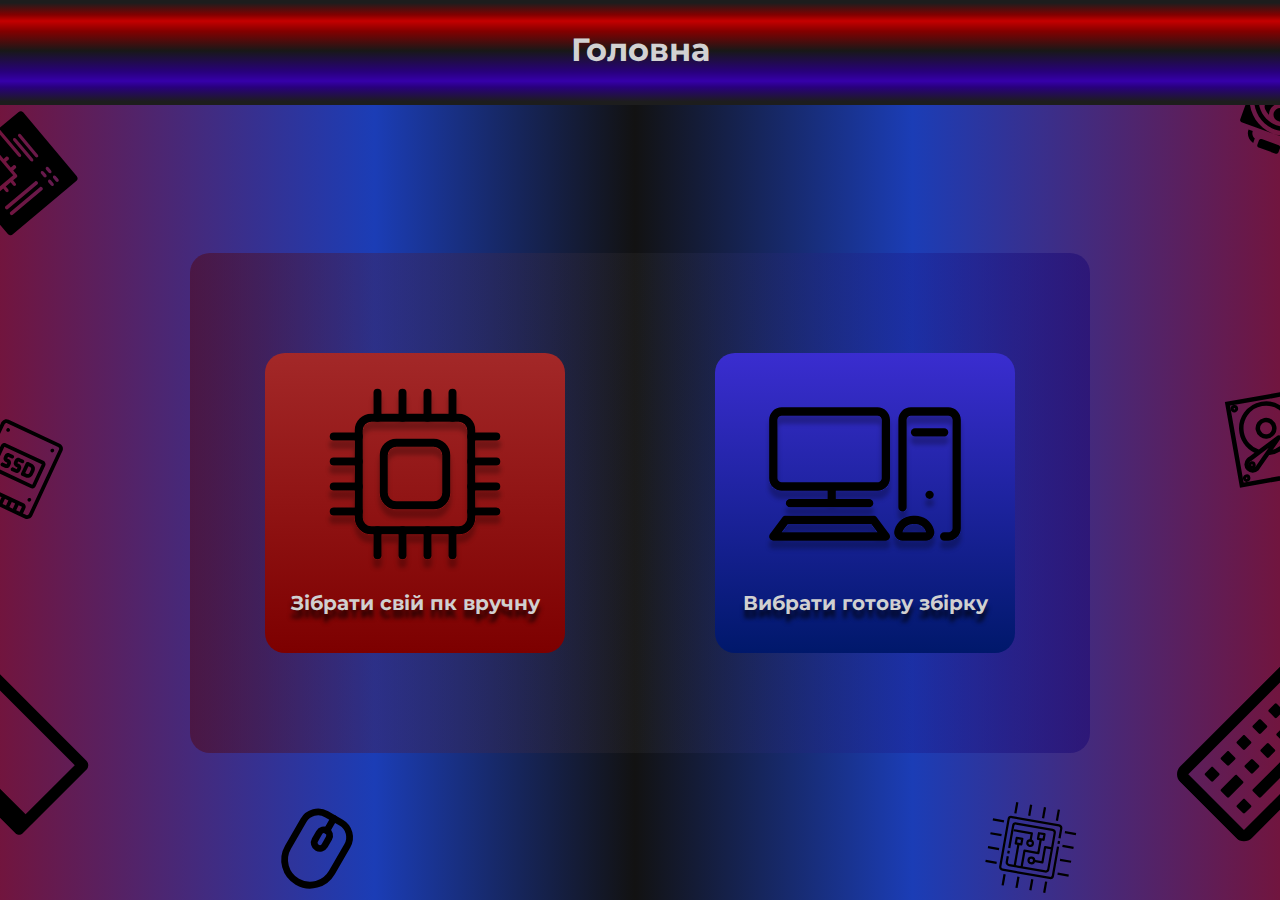
<file: index.html>
<!DOCTYPE html>
<html lang="en">
<head>
    <meta charset="UTF-8">
    <meta name="viewport" content="width=device-width, initial-scale=1.0">
    <link href="https://fonts.googleapis.com/css?family=Montserrat:400,700&display=swap" rel="stylesheet">
    <link rel="stylesheet" href="css/styles.css">
    <link rel="icon" href="/icons/pc-head.ico" type="image/x-icon">
    <title>Easy PC</title>
</head>
<body>
    <div class="wrapper">
        <header class="header">
            <div class="header__container">                
                <h1>Головна</h1>           
            </div>
        </header>

        <main class="page__content"> 
            <section class="page_main">
 
                <div class="catalog-selector__selector">
                        
                    <button class="button-cpc__content"  type="button" onclick="cpcFunction()">
                        <img src="icons/cpc-logo.svg" alt="cpc-logo">
                        <h2>Зібрати свій пк вручну</h2>
                    </button>

                    <button class="button-pc__content"  type="button" onclick="pcFunction()">
                        <img src="icons/pc-logo.svg" alt="pc-logo">
                        <h2>Вибрати готову збірку</h2>
                     </button>

                </div>

            </section>
        </main>
        
        
    </div>
    <script src="js/script.js"></script>
</body>
</html>
</file>
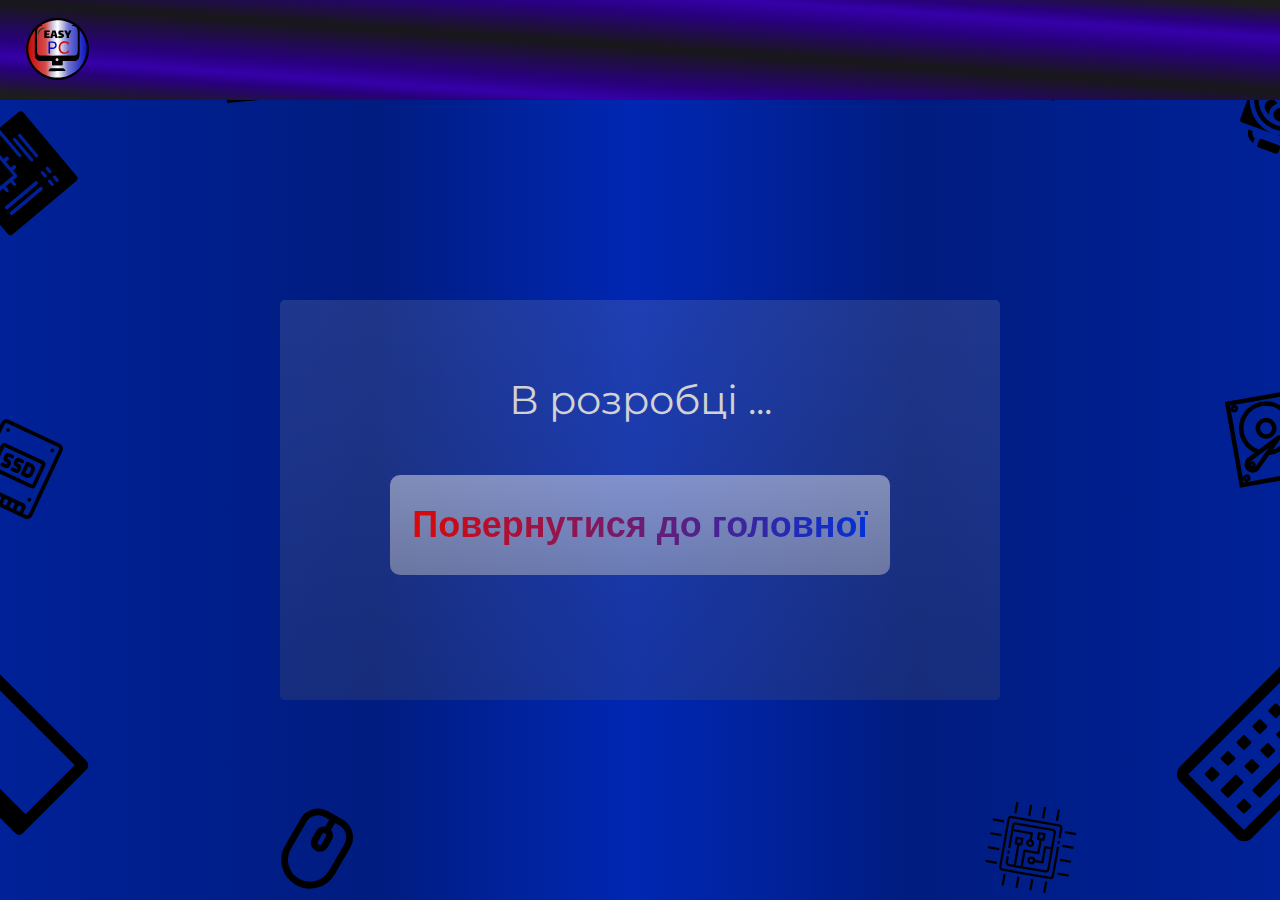
<file: index-pc.html>
<!DOCTYPE html>
<html lang="en">
<head>
    <meta charset="UTF-8">
    <meta name="viewport" content="width=device-width, initial-scale=1.0">
    <link href="https://fonts.googleapis.com/css?family=Montserrat:400,700&display=swap" rel="stylesheet">
    <link rel="stylesheet" href="css/styles2.css">
    <link rel="icon" href="/icons/pc-head.ico" type="image/x-icon">
    <title>Easy PC</title>
</head>
<body>
    <div class="wrapper">

        <header class="header">
    
            <div class="header__container">
                
                <div class="logo">
                    <button class="button-logo__button">    
                        <a href="index.html" class="main-link">
                            <img src="/icons/logo.svg" alt="logo">
                        </a>
                    </button>
                </div>


                <div class="space">

                </div>
               
            </div>
            
        </header>
    
        <main class="page___centr"> 
           <div class="content__content">
                <div class="element__content">
                    <div class="title2">
                        В розробці ...
                    </div>
                </div>
                <div class="element__content">
                    <div class="back-button__content">
                        <button class="button__button" type="button" onclick="backbtnFunction()">                            
                            <h1>Повернутися до головної</h1>
                        </button>
                    </div>
                </div>
                <div class="element__content">
                    <div class="space-content"></div>
                </div>
           </div>
        </main>    


    </div>
    <script src="js/script.js"></script>
</body>
</html>
</file>
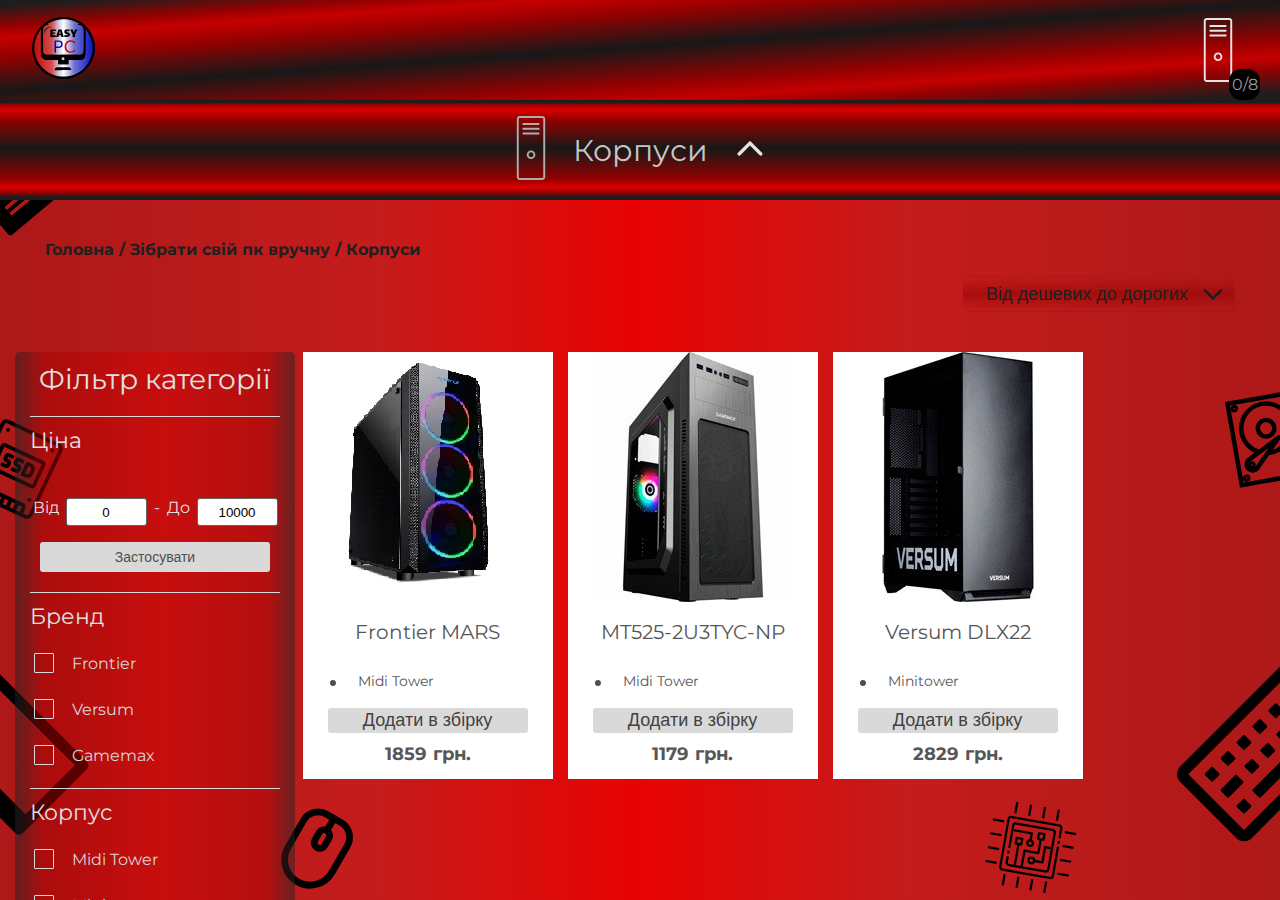
<file: page-case-cpc.html>
<!DOCTYPE html>
<html lang="en">
<head>
    <meta charset="UTF-8">
    <meta name="viewport" content="width=device-width, initial-scale=1.0">
    <link href="https://fonts.googleapis.com/css?family=Montserrat:400,700&display=swap" rel="stylesheet">
    <link rel="stylesheet" href="https://cdnjs.cloudflare.com/ajax/libs/font-awesome/5.13.0/css/all.min.css">
    <link rel="stylesheet" href="css/styles3.css">
    <link rel="icon" href="/icons/pc-head.ico" type="image/x-icon">
    <title>Easy PC</title>
</head>
<body>
    <div class="wrapper">
        <header class="header">
            <div class="header__container">
                <div class="to-main-block__w-centr">
                    <div class="logo">
                        <a href="index.html">
                            <img src="icons/logo.svg" alt="logo">
                        </a>
                    </div>
                    <div class="title-to-main">
                        
                    </div>
                </div>
                <div class="space_s"></div>

                <div class="space"></div>
                <div class="fyp-block__w-centr">
                    <div class="fyp">                      
                        <div class="your-pc__fyp-block">
                            <div class="yp__logo">
                                <a href="your-pc.html">
                                    <img src="icons/сase_icon.svg" alt="case_icon">
                                </a>
                                <span>0/8</span>                                
                            </div>                            
                        </div>
                    </div>
                </div>             
            </div>
            
            
        </header>

        <header class="header2">
            <div class="header2__container">
                <div class="category-block">
                    <div class="category-logo">
                        <img src="icons/Case_icon.svg" alt="mb_icon">
                    </div>
                    <div class="category-lbl">Корпуси</div>
                    <button class="category-arrow__button" onclick="rotateArrow()">
                        <img src="icons/arrow-category_icon.svg" alt="arrow-category_icon">
                    </button>
                </div>
            </div>
        </header>

        <header class="header3">
            <div class="header3__container" id="category-items">
               
            </div>
        </header>


        <main class="page"> 
            <div class="page__container">

                <div class="bc-sort-page-part">
                    <div class="breadcrumbles-block">
                        <div class="breadcrumbles">
                            <span class="bc-ref">
                                <a href="index.html">Головна</a>
                            </span>
                            <span class="bc-space"> / </span>
                            <span class="bc-ref">
                                <a href="page-mb-cpc.html">Зібрати свій пк вручну</a>
                            </span>
                            <span class="bc-space"> / </span>
                            <span class="bc-ref">
                                <a href="page-case-cpc.html">Корпуси</a>
                            </span>
                        </div>
                    </div>
                    <div class="sorting-block">
                        <div class="sorting">
                            <div class="select-container">
                                <select class="select-box" name="" id="">
                                    <option value="1">Від дешевих до дорогих</option>
                                    <option value="2">Від дорогих до дешевих</option>                                
                                </select>
                                <div class="icon-sortlist-container">
                                    <img src="icons/sortlist_arrow.svg" alt="sl-icon">
                                </div>
                            </div>
                        </div>                    
                    </div>                   
                </div>

                <div class="сomponents-container">
                    <div class="filter">
                        <span class="filter-title">
                            Фільтр категорії
                        </span>
                        <div class="price-range-container">
                            <div class="filter-separator"></div>
                            <span class="pr-title">
                                Ціна
                            </span>
                            <div class="price-range-textbxs">
                                <span class="pr-title-range">Від</span>
                                <input type="number" class="range-box" value="0">
                                <span class="pr-separator">-</span>
                                <span class="pr-title-range">До</span>
                                <input type="number" class="range-box" value="10000">
                            </div>
                            <div class="aply-button-block">
                                <button class="aply-button" type="button">Застосувати</button>
                            </div>
                        </div>
                        <!-- Checkbox-block-->
                        <div class="checkboxs-container">
                            <div class="filter-separator"></div>

                            <span class="chkbx-title">
                                Бренд
                            </span>
                            <!-- Checkbox-cotainer item-->
                            <div class="check-category">
                                <input type="checkbox" id="check">
                                <span class="check-title">
                                    <span class="check-title-item">Frontier</span>
                                </span>
                            </div>
                            <!-- Checkbox-cotainer item-->
                            <div class="check-category">
                                <input type="checkbox" id="check">
                                <span class="check-title">
                                    <span class="check-title-item">Versum</span>
                                </span>
                            </div>
                            <!-- Checkbox-cotainer item-->
                            <div class="check-category">
                                <input type="checkbox" id="check">
                                <span class="check-title">
                                    <span class="check-title-item">Gamemax</span>
                                </span>
                            </div>
                        </div>


                        <div class="checkboxs-container">
                            <div class="filter-separator"></div>

                            <span class="chkbx-title">
                                Корпус
                            </span>
                            <!-- Checkbox-cotainer item-->
                            <div class="check-category">
                                <input type="checkbox" id="check">
                                <span class="check-title">
                                    <span class="check-title-item">Midi Tower</span>
                                </span>
                            </div>
                            <!-- Checkbox-cotainer item-->
                            <div class="check-category">
                                <input type="checkbox" id="check">
                                <span class="check-title">
                                    <span class="check-title-item">Minitower</span>
                                </span>
                            </div>
                        </div>

                        <div class="checkboxs-container">
                            <div class="filter-separator"></div>

                            <span class="chkbx-title">
                                Вентиляторів
                            </span>                         
                            
                            <!-- Checkbox-cotainer item-->
                            <div class="check-category">
                                <input type="checkbox" id="check">
                                <span class="check-title">
                                    <span class="check-title-item">3</span>
                                </span>
                            </div>
                        </div>
                        
                        <div class="checkboxs-container">
                            <div class="filter-separator"></div>

                            <span class="chkbx-title">
                                Форм-фактор для материнської плати
                            </span>                         
                            
                            <!-- Checkbox-cotainer item-->
                            <div class="check-category">
                                <input type="checkbox" id="check">
                                <span class="check-title">
                                    <span class="check-title-item">ATX</span>
                                </span>
                            </div>
                            <div class="check-category">
                                <input type="checkbox" id="check">
                                <span class="check-title">
                                    <span class="check-title-item">Mini-ATX</span>
                                </span>
                            </div>
                            <div class="check-category">
                                <input type="checkbox" id="check">
                                <span class="check-title">
                                    <span class="check-title-item">microATX</span>
                                </span>
                            </div>
                        </div>
                        
                        
                        <!-- Checkbox-block-->            
                    </div>
                                      
                    <div class="content-block">
                       <div class="product-card">
                            <div class="image-block">
                                <img src="image/case/Frontier MARS.jpg" alt="">
                            </div>
                            <div class="interactive-product-block">
                                <span class="product-name">Frontier MARS</span>
                                <ul >                                                    
                                    <li>Midi Tower</li>                                                                                                                           
                                </ul>
                                <button>Додати в збірку</button>
                                <div class="product-price">
                                    <span class="int-price">1859</span>
                                    <span class="uah">грн.</span>
                                </div>
                            </div>
                       </div>

                       <!--Product-->

                       <div class="product-card">
                        <div class="image-block">
                            <img src="image/case/Gamemax MT525-2U3TYC-NP.jpg" alt="">
                        </div>
                        <div class="interactive-product-block">
                            <span class="product-name">MT525-2U3TYC-NP</span>
                            <ul >                                
                                <li>Midi Tower</li>                                                                                             
                            </ul>
                            <button>Додати в збірку</button>
                            <div class="product-price">
                                <span class="int-price">1179</span>
                                <span class="uah">грн.</span>
                            </div>
                        </div>  
                       </div>
                                         
                        
                        <!---->
                        <div class="product-card">
                            <div class="image-block">
                                <img src="image/case/Versum DLX22 NEO BLACK.jpg" alt="">
                            </div>
                            <div class="interactive-product-block">
                                <span class="product-name">Versum DLX22</span>
                                <ul >
                                    <li>Minitower</li>
                                </ul>
                                <button>Додати в збірку</button>
                                <div class="product-price">
                                    <span class="int-price">2829</span>
                                    <span class="uah">грн.</span>
                                </div>
                            </div>  
                           </div>  
                    </div>
                </div>
           </div>
        </main>
        
    </div>
    <script src="js/script.js"></script>
</body>
</html>
</file>
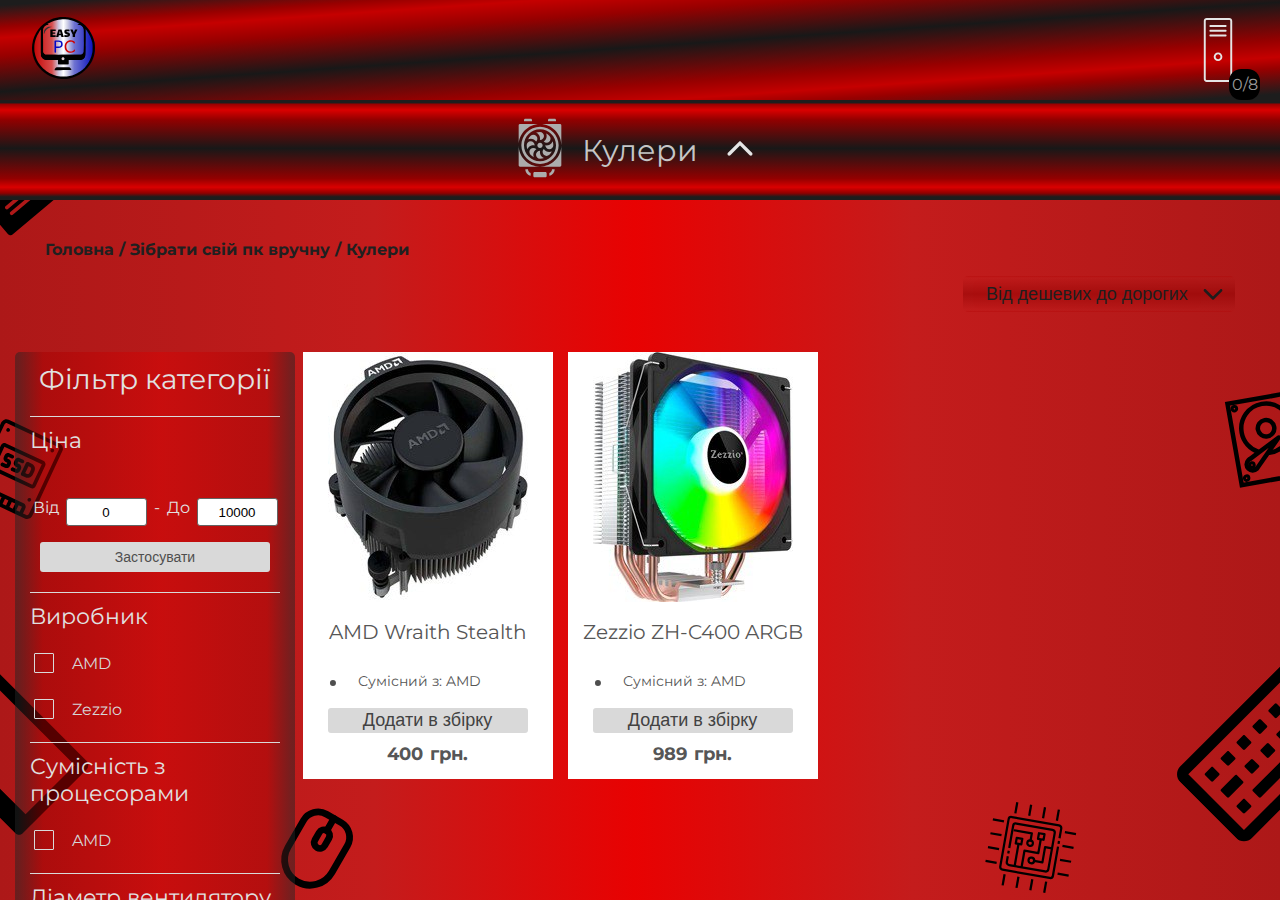
<file: page-cool-cpc.html>
<!DOCTYPE html>
<html lang="en">
<head>
    <meta charset="UTF-8">
    <meta name="viewport" content="width=device-width, initial-scale=1.0">
    <link href="https://fonts.googleapis.com/css?family=Montserrat:400,700&display=swap" rel="stylesheet">
    <link rel="stylesheet" href="https://cdnjs.cloudflare.com/ajax/libs/font-awesome/5.13.0/css/all.min.css">
    <link rel="stylesheet" href="css/styles3.css">
    <link rel="icon" href="/icons/pc-head.ico" type="image/x-icon">
    <title>Easy PC</title>
</head>
<body>
    <div class="wrapper">
        <header class="header">
            <div class="header__container">
                <div class="to-main-block__w-centr">
                    <div class="logo">
                        <a href="index.html">
                            <img src="icons/logo.svg" alt="logo">
                        </a>
                    </div>
                    <div class="title-to-main">
                        
                    </div>
                </div>
                <div class="space_s"></div>

                <div class="space"></div>
                <div class="fyp-block__w-centr">
                    <div class="fyp">                      
                        <div class="your-pc__fyp-block">
                            <div class="yp__logo">
                                <a href="your-pc.html">
                                    <img src="icons/сase_icon.svg" alt="case_icon">
                                </a>
                                <span>0/8</span>                                
                            </div>                            
                        </div>
                    </div>
                </div>             
            </div>
            
            
        </header>

        <header class="header2">
            <div class="header2__container">
                <div class="category-block">
                    <div class="category-logo">
                        <img src="icons/cool_icon.svg" alt="mb_icon">
                    </div>
                    <div class="category-lbl">Кулери</div>
                    <button class="category-arrow__button" onclick="rotateArrow()">
                        <img src="icons/arrow-category_icon.svg" alt="arrow-category_icon">
                    </button>
                </div>
            </div>
        </header>

        <header class="header3">
            <div class="header3__container" id="category-items">
               
            </div>
        </header>


        <main class="page"> 
            <div class="page__container">

                <div class="bc-sort-page-part">
                    <div class="breadcrumbles-block">
                        <div class="breadcrumbles">
                            <span class="bc-ref">
                                <a href="index.html">Головна</a>
                            </span>
                            <span class="bc-space"> / </span>
                            <span class="bc-ref">
                                <a href="page-mb-cpc.html">Зібрати свій пк вручну</a>
                            </span>
                            <span class="bc-space"> / </span>
                            <span class="bc-ref">
                                <a href="page-cool-cpc.html">Кулери</a>
                            </span>
                        </div>
                    </div>
                    <div class="sorting-block">
                        <div class="sorting">
                            <div class="select-container">
                                <select class="select-box" name="" id="">
                                    <option value="1">Від дешевих до дорогих</option>
                                    <option value="2">Від дорогих до дешевих</option>                                
                                </select>
                                <div class="icon-sortlist-container">
                                    <img src="icons/sortlist_arrow.svg" alt="sl-icon">
                                </div>
                            </div>
                        </div>                    
                    </div>                   
                </div>

                <div class="сomponents-container">
                    <div class="filter">
                        <span class="filter-title">
                            Фільтр категорії
                        </span>
                        <div class="price-range-container">
                            <div class="filter-separator"></div>
                            <span class="pr-title">
                                Ціна
                            </span>
                            <div class="price-range-textbxs">
                                <span class="pr-title-range">Від</span>
                                <input type="number" class="range-box" value="0">
                                <span class="pr-separator">-</span>
                                <span class="pr-title-range">До</span>
                                <input type="number" class="range-box" value="10000">
                            </div>
                            <div class="aply-button-block">
                                <button class="aply-button" type="button">Застосувати</button>
                            </div>
                        </div>
                        <!-- Checkbox-block-->
                        <div class="checkboxs-container">
                            <div class="filter-separator"></div>

                                <span class="chkbx-title">
                                    Виробник
                                </span>
                                <!-- Checkbox-cotainer item-->
                                <div class="check-category">
                                    <input type="checkbox" id="check">
                                    <span class="check-title">
                                        <span class="check-title-item">AMD</span>
                                    </span>                                    
                                </div>
                                <!-- Checkbox-cotainer item-->
                                <div class="check-category">
                                    <input type="checkbox" id="check">
                                    <span class="check-title">
                                        <span class="check-title-item">Zezzio</span>
                                    </span>                                     
                                </div>
                                <!-- Checkbox-cotainer item-->

                        </div> 
                        
                       

                        <div class="checkboxs-container">
                            <div class="filter-separator"></div>

                                <span class="chkbx-title">
                                    Сумісність з процесорами
                                </span>
                                <!-- Checkbox-cotainer item-->
                                <div class="check-category">
                                    <input type="checkbox" id="check">
                                    <span class="check-title">
                                        <span class="check-title-item">AMD</span>
                                    </span>                                    
                                </div>
                                <!-- Checkbox-cotainer item-->                                
                                <!-- Checkbox-cotainer item-->
                                        
                        </div>

                        <div class="checkboxs-container">
                            <div class="filter-separator"></div>

                                <span class="chkbx-title">
                                    Діаметр вентилятору
                                </span>
                                <!-- Checkbox-cotainer item-->
                                <div class="check-category">
                                    <input type="checkbox" id="check">
                                    <span class="check-title">
                                        <span class="check-title-item">100 мм</span>
                                    </span>                                    
                                </div>
                                <div class="check-category">
                                    <input type="checkbox" id="check">
                                    <span class="check-title">
                                        <span class="check-title-item">120 мм</span>
                                    </span>                                    
                                </div>                                
                                        
                        </div>
                        <!-- Checkbox-block-->            
                    </div>
                                      
                    <div class="content-block">
                       <div class="product-card">
                            <div class="image-block">
                                <img src="image/cooler/AMD Wraith Stealth.jpg" alt="">
                            </div>
                            <div class="interactive-product-block">
                                <span class="product-name">AMD Wraith Stealth</span>
                                <ul >                                                    
                                    <li>Сумісний з: AMD</li>                                                                                                                           
                                </ul>
                                <button>Додати в збірку</button>
                                <div class="product-price">
                                    <span class="int-price">400</span>
                                    <span class="uah">грн.</span>
                                </div>
                            </div>
                       </div>

                       <!--Product-->

                       <div class="product-card">
                        <div class="image-block">
                            <img src="image/cooler/Zezzio ZH-C400 ARGB.jpg" alt="">
                        </div>
                        <div class="interactive-product-block">
                            <span class="product-name">Zezzio ZH-C400 ARGB</span>
                            <ul >                                
                                <li>Сумісний з: AMD</li>                                                                                             
                            </ul>
                            <button>Додати в збірку</button>
                            <div class="product-price">
                                <span class="int-price">989</span>
                                <span class="uah">грн.</span>
                            </div>
                        </div>  
                       </div>
                                         
                        
                        <!---->
                        
                    </div>
                </div>
           </div>
        </main>
        
    </div>
    <script src="js/script.js"></script>
</body>
</html>
</file>
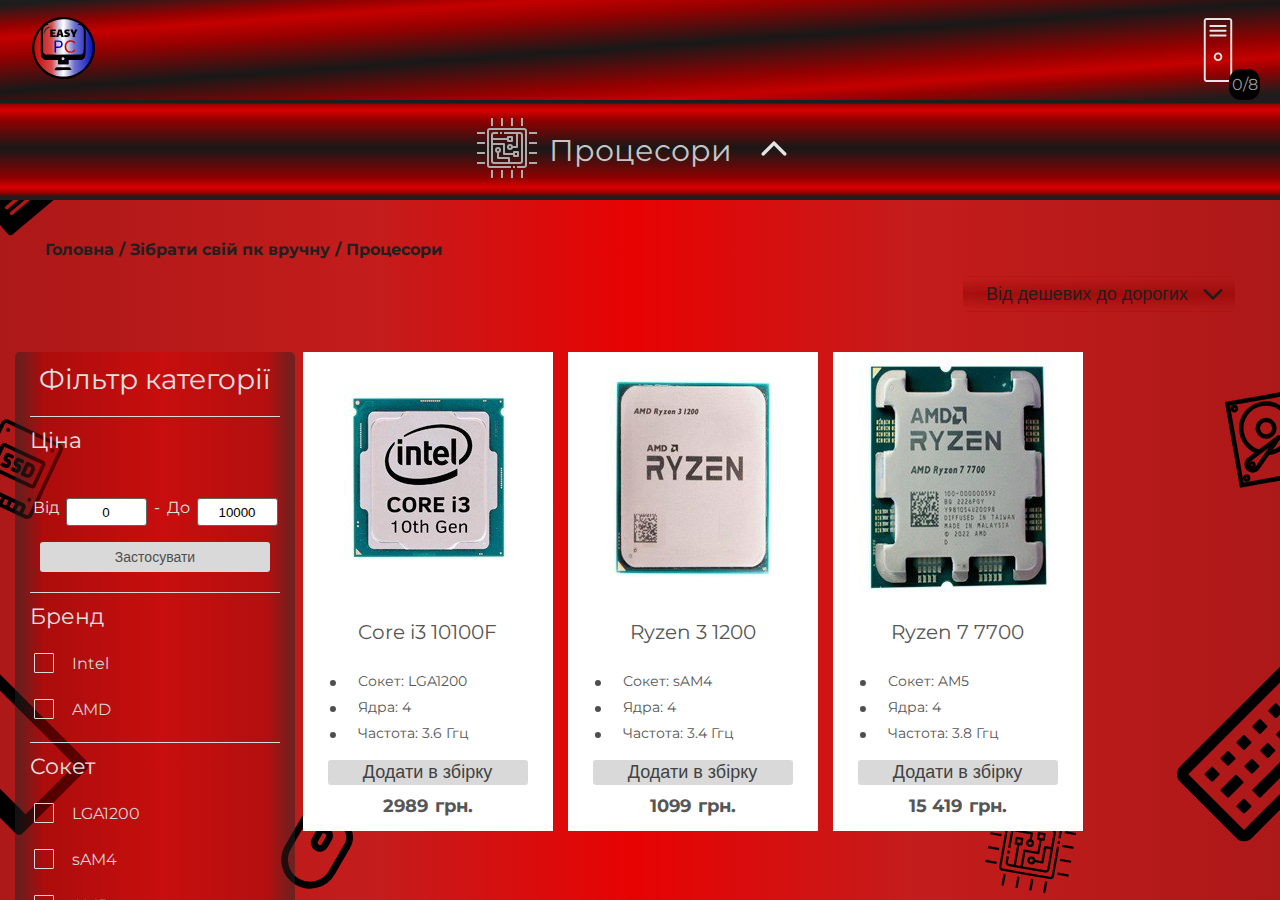
<file: page-cpu-cpc.html>
<!DOCTYPE html>
<html lang="en">
<head>
    <meta charset="UTF-8">
    <meta name="viewport" content="width=device-width, initial-scale=1.0">
    <link href="https://fonts.googleapis.com/css?family=Montserrat:400,700&display=swap" rel="stylesheet">
    <link rel="stylesheet" href="https://cdnjs.cloudflare.com/ajax/libs/font-awesome/5.13.0/css/all.min.css">
    <link rel="stylesheet" href="css/styles3.css">
    <link rel="icon" href="/icons/pc-head.ico" type="image/x-icon">
    <title>Easy PC</title>
</head>
<body>
    <div class="wrapper">
        <header class="header">
            <div class="header__container">
                <div class="to-main-block__w-centr">
                    <div class="logo">
                        <a href="index.html">
                            <img src="icons/logo.svg" alt="logo">
                        </a>
                    </div>
                    <div class="title-to-main">
                        
                    </div>
                </div>
                <div class="space_s"></div>

                <div class="space"></div>
                <div class="fyp-block__w-centr">
                    <div class="fyp">                      
                        <div class="your-pc__fyp-block">
                            <div class="yp__logo">
                                <a href="your-pc.html">
                                    <img src="icons/сase_icon.svg" alt="case_icon">
                                </a>
                                <span>0/8</span>                                
                            </div>                            
                        </div>
                    </div>
                </div>             
            </div>
            
            
        </header>

        <header class="header2">
            <div class="header2__container">
                <div class="category-block">
                    <div class="category-logo">
                        <img src="icons/cpu_icon.svg" alt="mb_icon">
                    </div>
                    <div class="category-lbl">Процесори</div>
                    <button class="category-arrow__button" onclick="rotateArrow()">
                        <img src="icons/arrow-category_icon.svg" alt="arrow-category_icon">
                    </button>
                </div>
            </div>
        </header>

        <header class="header3">
            <div class="header3__container" id="category-items">
               
            </div>
        </header>


        <main class="page"> 
            <div class="page__container">

                <div class="bc-sort-page-part">
                    <div class="breadcrumbles-block">
                        <div class="breadcrumbles">
                            <span class="bc-ref">
                                <a href="index.html">Головна</a>
                            </span>
                            <span class="bc-space"> / </span>
                            <span class="bc-ref">
                                <a href="page-mb-cpc.html">Зібрати свій пк вручну</a>
                            </span>
                            <span class="bc-space"> / </span>
                            <span class="bc-ref">
                                <a href="page-cpu-cpc.html">Процесори</a>
                            </span>
                        </div>
                    </div>
                    <div class="sorting-block">
                        <div class="sorting">
                            <div class="select-container">
                                <select class="select-box" name="" id="">
                                    <option value="1">Від дешевих до дорогих</option>
                                    <option value="2">Від дорогих до дешевих</option>                                
                                </select>
                                <div class="icon-sortlist-container">
                                    <img src="icons/sortlist_arrow.svg" alt="sl-icon">
                                </div>
                            </div>
                        </div>                    
                    </div>                   
                </div>

                <div class="сomponents-container">
                    <div class="filter">
                        <span class="filter-title">
                            Фільтр категорії
                        </span>
                        <div class="price-range-container">
                            <div class="filter-separator"></div>
                            <span class="pr-title">
                                Ціна
                            </span>
                            <div class="price-range-textbxs">
                                <span class="pr-title-range">Від</span>
                                <input type="number" class="range-box" value="0">
                                <span class="pr-separator">-</span>
                                <span class="pr-title-range">До</span>
                                <input type="number" class="range-box" value="10000">
                            </div>
                            <div class="aply-button-block">
                                <button class="aply-button" type="button">Застосувати</button>
                            </div>
                        </div>
                        <!-- Checkbox-block-->
                        <div class="checkboxs-container">
                            <div class="filter-separator"></div>

                            <span class="chkbx-title">
                                Бренд
                            </span>
                            <!-- Checkbox-cotainer item-->
                            <div class="check-category">
                                <input type="checkbox" id="check">
                                <span class="check-title">
                                    <span class="check-title-item">Intel</span>
                                </span>
                            </div>
                            <!-- Checkbox-cotainer item-->
                            <div class="check-category">
                                <input type="checkbox" id="check">
                                <span class="check-title">
                                    <span class="check-title-item">AMD</span>
                                </span>
                            </div>
                        </div>


                        <div class="checkboxs-container">
                            <div class="filter-separator"></div>

                            <span class="chkbx-title">
                                Сокет
                            </span>
                            <!-- Checkbox-cotainer item-->
                            <div class="check-category">
                                <input type="checkbox" id="check">
                                <span class="check-title">
                                    <span class="check-title-item">LGA1200</span>
                                </span>
                            </div>
                            <!-- Checkbox-cotainer item-->
                            <div class="check-category">
                                <input type="checkbox" id="check">
                                <span class="check-title">
                                    <span class="check-title-item">sAM4</span>
                                </span>
                            </div>
                            <!-- Checkbox-cotainer item-->
                            <div class="check-category">
                                <input type="checkbox" id="check">
                                <span class="check-title">
                                    <span class="check-title-item">AM5</span>
                                </span>
                            </div>
                        </div>

                        <div class="checkboxs-container">
                            <div class="filter-separator"></div>

                            <span class="chkbx-title">
                                Частота
                            </span>
                            <!-- Checkbox-cotainer item-->
                            <div class="check-category">
                                <input type="checkbox" id="check">
                                <span class="check-title">
                                    <span class="check-title-item">3.4</span>
                                </span>
                            </div>
                            <!-- Checkbox-cotainer item-->
                            <div class="check-category">
                                <input type="checkbox" id="check">
                                <span class="check-title">
                                    <span class="check-title-item">3.6</span>
                                </span>
                            </div>
                            <!-- Checkbox-cotainer item-->
                            <div class="check-category">
                                <input type="checkbox" id="check">
                                <span class="check-title">
                                    <span class="check-title-item">3.8</span>
                                </span>
                            </div>
                        </div>

                        <div class="checkboxs-container">
                            <div class="filter-separator"></div>

                            <span class="chkbx-title">
                                Потоків
                            </span>
                            <!-- Checkbox-cotainer item-->
                            <div class="check-category">
                                <input type="checkbox" id="check">
                                <span class="check-title">
                                    <span class="check-title-item">4</span>
                                </span>
                            </div>
                            <!-- Checkbox-cotainer item-->
                            <div class="check-category">
                                <input type="checkbox" id="check">
                                <span class="check-title">
                                    <span class="check-title-item">8</span>
                                </span>
                            </div>
                            <!-- Checkbox-cotainer item-->
                            <div class="check-category">
                                <input type="checkbox" id="check">
                                <span class="check-title">
                                    <span class="check-title-item">16</span>
                                </span>
                            </div>
                        </div>                
                        <!-- Checkbox-block-->            
                    </div>
                                      
                    <div class="content-block">
                       <div class="product-card">
                            <div class="image-block">
                                <img src="image/cpu/Сore i3 10100F.jpg" alt="">
                            </div>
                            <div class="interactive-product-block">
                                <span class="product-name">Core i3 10100F</span>
                                <ul >                                                    
                                    <li>Сокет: LGA1200</li>  
                                    <li>Ядра: 4</li>  
                                    <li>Частота: 3.6 Ггц</li>                                                                                                                                                               
                                </ul>
                                <button>Додати в збірку</button>
                                <div class="product-price">
                                    <span class="int-price">2989</span>
                                    <span class="uah">грн.</span>
                                </div>
                            </div>
                       </div>

                       <!--Product-->

                       <div class="product-card">
                        <div class="image-block">
                            <img src="image/cpu/Ryzen 3 1200.jpg" alt="">
                        </div>
                        <div class="interactive-product-block">
                            <span class="product-name">Ryzen 3 1200</span>
                            <ul >                                
                                <li>Сокет: sAM4</li>  
                                <li>Ядра: 4</li>  
                                <li>Частота: 3.4 Ггц</li>                                                                                              
                            </ul>
                            <button>Додати в збірку</button>
                            <div class="product-price">
                                <span class="int-price">1099</span>
                                <span class="uah">грн.</span>
                            </div>
                        </div>  
                       </div>
                                         
                       <div class="product-card">
                        <div class="image-block">
                            <img src="image/cpu/Ryzen 7 7700.jpg" alt="">
                        </div>
                        <div class="interactive-product-block">
                            <span class="product-name">Ryzen 7 7700</span>
                            <ul >                                
                                <li>Сокет:  AM5</li>  
                                <li>Ядра: 4</li>  
                                <li>Частота: 3.8 Ггц</li>                                                                                              
                            </ul>
                            <button>Додати в збірку</button>
                            <div class="product-price">
                                <span class="int-price">15 419</span>
                                <span class="uah">грн.</span>
                            </div>
                        </div>  
                       </div>
                        <!---->
                        
                    </div>
                </div>
           </div>
        </main>
        
    </div>
    <script src="js/script.js"></script>
</body>
</html>
</file>
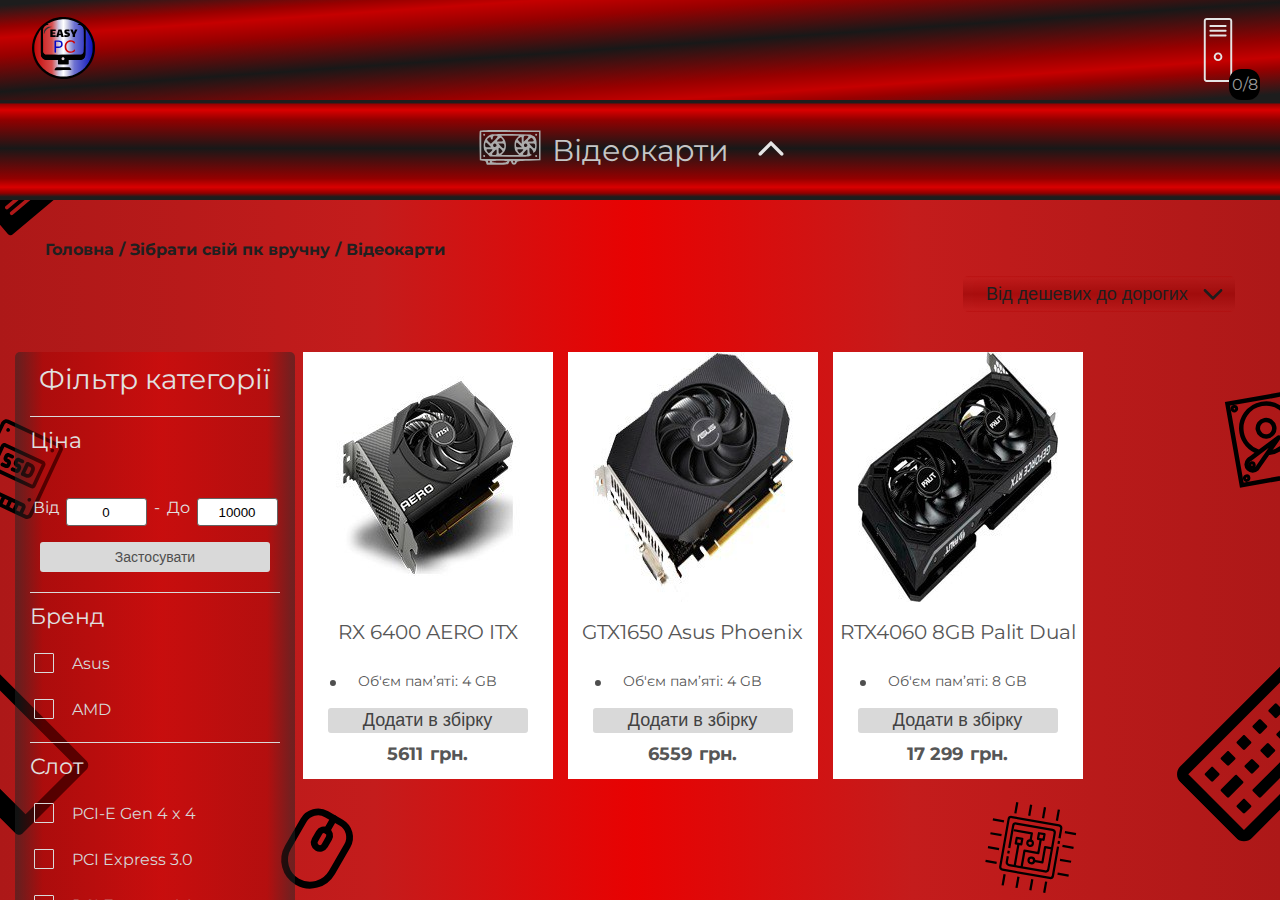
<file: page-gpu-cpc.html>
<!DOCTYPE html>
<html lang="en">
<head>
    <meta charset="UTF-8">
    <meta name="viewport" content="width=device-width, initial-scale=1.0">
    <link href="https://fonts.googleapis.com/css?family=Montserrat:400,700&display=swap" rel="stylesheet">
    <link rel="stylesheet" href="css/styles3.css">
    <link rel="stylesheet" href="https://cdnjs.cloudflare.com/ajax/libs/font-awesome/5.13.0/css/all.min.css">
    <title>Easy PC</title>
</head>
<body>
    <div class="wrapper">
        <header class="header">
            <div class="header__container">
                <div class="to-main-block__w-centr">
                    <div class="logo">
                        <a href="index.html">
                            <img src="icons/logo.svg" alt="logo">
                        </a>
                    </div>
                    <div class="title-to-main">
                        
                    </div>
                </div>
                <div class="space_s"></div>

                <div class="space"></div>
                <div class="fyp-block__w-centr">
                    <div class="fyp">                      
                        <div class="your-pc__fyp-block">
                            <div class="yp__logo">
                                <a href="your-pc.html">
                                    <img src="icons/сase_icon.svg" alt="case_icon">
                                </a>
                                <span>0/8</span>                                
                            </div>                            
                        </div>
                    </div>
                </div>             
            </div>
            
            
        </header>

        <header class="header2">
            <div class="header2__container">
                <div class="category-block">
                    <div class="category-logo">
                        <img src="icons/gpu_icon.svg" alt="mb_icon">
                    </div>
                    <div class="category-lbl">Відеокарти</div>
                    <button class="category-arrow__button" onclick="rotateArrow()">
                        <img src="icons/arrow-category_icon.svg" alt="arrow-category_icon">
                    </button>
                </div>
            </div>
        </header>

        <header class="header3">
            <div class="header3__container" id="category-items">
               
            </div>
        </header>

        <main class="page"> 
            <div class="page__container">

                <div class="bc-sort-page-part">
                    <div class="breadcrumbles-block">
                        <div class="breadcrumbles">
                            <span class="bc-ref">
                                <a href="index.html">Головна</a>
                            </span>
                            <span class="bc-space"> / </span>
                            <span class="bc-ref">
                                <a href="page-mb-cpc.html">Зібрати свій пк вручну</a>
                            </span>
                            <span class="bc-space"> / </span>
                            <span class="bc-ref">
                                <a href="page-gpu-cpc.html">Відеокарти</a>
                            </span>
                        </div>
                    </div>
                    <div class="sorting-block">
                        <div class="sorting">
                            <div class="select-container">
                                <select class="select-box" name="" id="">
                                    <option value="1">Від дешевих до дорогих</option>
                                    <option value="2">Від дорогих до дешевих</option>                                
                                </select>
                                <div class="icon-sortlist-container">
                                    <img src="icons/sortlist_arrow.svg" alt="sl-icon">
                                </div>
                            </div>
                        </div>                    
                    </div>                   
                </div>

                <div class="сomponents-container">
                    <div class="filter">
                        <span class="filter-title">
                            Фільтр категорії
                        </span>
                        <div class="price-range-container">
                            <div class="filter-separator"></div>
                            <span class="pr-title">
                                Ціна
                            </span>
                            <div class="price-range-textbxs">
                                <span class="pr-title-range">Від</span>
                                <input type="number" class="range-box" value="0">
                                <span class="pr-separator">-</span>
                                <span class="pr-title-range">До</span>
                                <input type="number" class="range-box" value="10000">
                            </div>
                            <div class="aply-button-block">
                                <button class="aply-button" type="button">Застосувати</button>
                            </div>
                        </div>
                        <!-- Checkbox-block-->
                        <div class="checkboxs-container">
                            <div class="filter-separator"></div>

                            <span class="chkbx-title">
                                Бренд
                            </span>
                            <!-- Checkbox-cotainer item-->
                            <div class="check-category">
                                <input type="checkbox" id="check">
                                <span class="check-title">
                                    <span class="check-title-item">Asus</span>
                                </span>
                            </div>
                            <!-- Checkbox-cotainer item-->
                            <div class="check-category">
                                <input type="checkbox" id="check">
                                <span class="check-title">
                                    <span class="check-title-item">AMD</span>
                                </span>
                            </div>
                        </div>


                        <div class="checkboxs-container">
                            <div class="filter-separator"></div>

                            <span class="chkbx-title">
                                Слот
                            </span>
                            <!-- Checkbox-cotainer item-->
                            <div class="check-category">
                                <input type="checkbox" id="check">
                                <span class="check-title">
                                    <span class="check-title-item">PCI-E Gen 4 x 4</span>
                                </span>
                            </div>
                            <!-- Checkbox-cotainer item-->
                            <div class="check-category">
                                <input type="checkbox" id="check">
                                <span class="check-title">
                                    <span class="check-title-item">PCI Express 3.0</span>
                                </span>
                            </div>
                            <!-- Checkbox-cotainer item-->
                            <div class="check-category">
                                <input type="checkbox" id="check">
                                <span class="check-title">
                                    <span class="check-title-item">PCI Express 4.0</span>
                                </span>
                            </div>
                        </div>

                        <div class="checkboxs-container">
                            <div class="filter-separator"></div>

                            <span class="chkbx-title">
                                Ємність
                            </span>
                            <!-- Checkbox-cotainer item-->
                            <div class="check-category">
                                <input type="checkbox" id="check">
                                <span class="check-title">
                                    <span class="check-title-item">4GB GDDR6</span>
                                </span>
                            </div>
                            <!-- Checkbox-cotainer item-->
                            <div class="check-category">
                                <input type="checkbox" id="check">
                                <span class="check-title">
                                    <span class="check-title-item">8GB GDDR6</span>
                                </span>
                            </div>
                        </div>                
                            <!-- Checkbox-block-->            
                    </div>
                                      
                    <div class="content-block">
                       <div class="product-card">
                            <div class="image-block">
                                <img src="image/gpu/RX6400 4GB MSI .jpg" alt="">
                            </div>
                            <div class="interactive-product-block">
                                <span class="product-name">RX 6400 AERO ITX </span>
                                <ul >                                                    
                                    <li>Об'єм пам’яті: 4 GB</li>                                                                                                                                                               
                                </ul>
                                <button>Додати в збірку</button>
                                <div class="product-price">
                                    <span class="int-price">5611</span>
                                    <span class="uah">грн.</span>
                                </div>
                            </div>
                       </div>

                       <!--Product-->

                       <div class="product-card">
                        <div class="image-block">
                            <img src="image/gpu/GTX1650 4GB Asus Phoenix EVO OC.jpg" alt="">
                        </div>
                        <div class="interactive-product-block">
                            <span class="product-name">GTX1650 Asus Phoenix</span>
                            <ul >                                
                                <li>Об'єм пам’яті: 4 GB</li>                                                                                              
                            </ul>
                            <button>Додати в збірку</button>
                            <div class="product-price">
                                <span class="int-price">6559</span>
                                <span class="uah">грн.</span>
                            </div>
                        </div>  
                       </div>
                                         
                       <div class="product-card">
                        <div class="image-block">
                            <img src="image/gpu/RTX4060 8GB Palit Dual.jpg" alt="">
                        </div>
                        <div class="interactive-product-block">
                            <span class="product-name">RTX4060 8GB Palit Dual</span>
                            <ul >                                
                                <li>Об'єм пам’яті: 8 GB</li>                                                                                             
                            </ul>
                            <button>Додати в збірку</button>
                            <div class="product-price">
                                <span class="int-price">17 299</span>
                                <span class="uah">грн.</span>
                            </div>
                        </div>  
                       </div>
                        <!---->
                        
                    </div>
                </div>   
           </div>
        </main>
        
    </div>
    <script src="js/script.js"></script>
</body>
</html>
</file>
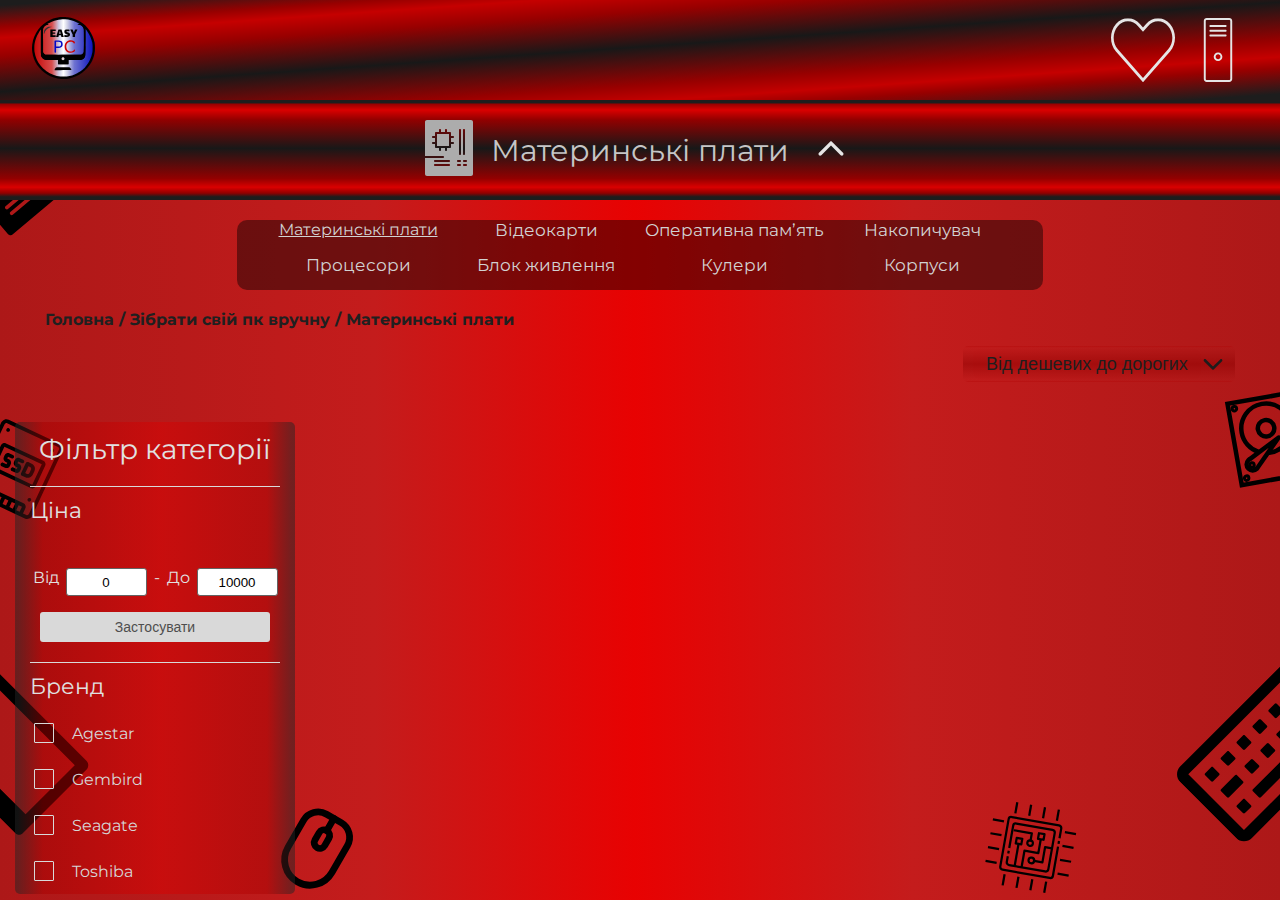
<file: page-mb-cpc.html>
<!DOCTYPE html>
<html lang="en">
<head>
    <meta charset="UTF-8">
    <meta name="viewport" content="width=device-width, initial-scale=1.0">
    <link href="https://fonts.googleapis.com/css?family=Montserrat:400,700&display=swap" rel="stylesheet">
    <link rel="stylesheet" href="css/styles3.css">
    <link rel="stylesheet" href="https://cdnjs.cloudflare.com/ajax/libs/font-awesome/5.13.0/css/all.min.css">
    <title>Easy PC</title>
</head>
<body>
    <div class="wrapper">
        <header class="header">
            <div class="header__container">
                <div class="to-main-block__w-centr">
                    <div class="logo">
                        <a href="index.html">
                            <img src="icons/logo.svg" alt="logo">
                        </a>
                    </div>
                    <div class="title-to-main">
                        
                    </div>
                </div>
                <div class="space_s"></div>

                <div class="space"></div>
                <div class="fyp-block__w-centr">
                    <div class="fyp">
                        <div class="favorites__fyp-block">
                            <div class="fav__logo">
                                <a href="">
                                    <img src="icons/fav_icon.svg" alt="fav_icon">
                                </a>
                            </div>
                            <div class="counter-circle"></div>
                        </div>
                        <div class="your-pc__fyp-block">
                            <div class="yp__logo">
                                <a href="">
                                    <img src="icons/сase_icon.svg" alt="fav_icon">
                                </a>
                            </div>
                            <div class="counter-circle">
                                <div class="ypc-counter"></div>
                            </div>
                        </div>
                    </div>
                </div>             
            </div>
            
            
        </header>

        <header class="header2">
            <div class="header2__container">
                <div class="category-block">
                    <div class="category-logo">
                        <img src="icons/mb_icon.svg" alt="mb_icon">
                    </div>
                    <div class="category-lbl">Материнські плати</div>
                    <button class="category-arrow__button" onclick="rotateArrow()">
                        <img src="icons/arrow-category_icon.svg" alt="arrow-category_icon">
                    </button>
                </div>
            </div>
        </header>

        <header class="header3">
            <div class="header3__container">
               <div class="category-menu">
                    <ul class="сategory-menu-list-group">
                        <li class="category-item__current-item"><a href="page-mb-cpc.html">Материнські плати</a></li>
                        <li class="category-item"><a href="page-gpu-cpc.html">Відеокарти</a></li>
                        <li class="category-item"><a href="page-ram-cpc.html">Оперативна пам’ять</a></li>
                        <li class="category-item"><a href="page-mmr-cpc.html">Накопичувач</a></li>
                    </ul>
                    <ul class="сategory-menu-list-group2">
                        <li class="category-item"><a href="page-cpu-cpc.html">Процесори</a></li>
                        <li class="category-item"><a href="page-ps-cpc.html">Блок живлення</a></li>
                        <li class="category-item"><a href="page-cool-cpc.html">Кулери</a></li>
                        <li class="category-item"><a href="page-case-cpc.html">Корпуси</a></li>
                    </ul>
               </div>
            </div>
        </header>


        <main class="page"> 
           <div class="page__container">

                <div class="bc-sort-page-part">
                    <div class="breadcrumbles-block">
                        <div class="breadcrumbles">
                            <span class="bc-ref">
                                <a href="index.html">Головна</a>
                            </span>
                            <span class="bc-space"> / </span>
                            <span class="bc-ref">
                                <a href="index-mb-cpc.html">Зібрати свій пк вручну</a>
                            </span>
                            <span class="bc-space"> / </span>
                            <span class="bc-ref">
                                <a href="index-mb-cpc.html">Материнські плати</a>
                            </span>
                        </div>
                    </div>
                    <div class="sorting-block">
                        <div class="sorting">
                            <div class="select-container">
                                <select class="select-box" name="" id="">
                                    <option value="1">Від дешевих до дорогих</option>
                                    <option value="2">Від дорогих до дешевих</option>                                
                                </select>
                                <div class="icon-sortlist-container">
                                    <img src="icons/sortlist_arrow.svg" alt="sl-icon">
                                </div>
                            </div>
                        </div>                    
                    </div>                   
                </div>

                <div class="сomponents-container">
                    <div class="filter">
                        <span class="filter-title">
                            Фільтр категорії
                        </span>
                        <div class="price-range-container">
                            <div class="filter-separator"></div>
                            <span class="pr-title">
                                Ціна
                            </span>
                            <div class="price-range-textbxs">
                                <span class="pr-title-range">Від</span>
                                <input type="number" class="range-box" value="0">
                                <span class="pr-separator">-</span>
                                <span class="pr-title-range">До</span>
                                <input type="number" class="range-box" value="10000">
                            </div>
                            <div class="aply-button-block">
                                <button class="aply-button" type="button">Застосувати</button>
                            </div>
                        </div>
                        <!-- Checkbox-block-->
                        <div class="checkboxs-container">
                            <div class="filter-separator"></div>

                                <span class="chkbx-title">
                                    Бренд
                                </span>
                                <!-- Checkbox-cotainer item-->
                                <div class="check-category">
                                    <input type="checkbox" id="check">
                                    <span class="check-title">
                                        <span class="check-title-item">Agestar</span>
                                    </span>                                    
                                </div>
                                <!-- Checkbox-cotainer item-->
                                <div class="check-category">
                                    <input type="checkbox" id="check">
                                    <span class="check-title">
                                        <span class="check-title-item">Gembird</span>
                                    </span>                                     
                                </div>
                                <!-- Checkbox-cotainer item-->
                                <div class="check-category">
                                    <input type="checkbox" id="check">
                                    <span class="check-title">
                                        <span class="check-title-item">Seagate</span>
                                    </span>                                    
                                </div>
                                <!-- Checkbox-cotainer item-->
                                <div class="check-category">
                                    <input type="checkbox" id="check">
                                    <span class="check-title">
                                        <span class="check-title-item">Toshiba</span>
                                    </span>                                    
                                </div>        
                        </div>                
                        <!-- Checkbox-block-->            
                    </div>
                                      
                    <div class="content-block"></div>
                </div>
           </div>
        </main>
        
    </div>
    <script src="js/script.js"></script>
</body>
</html>
</file>
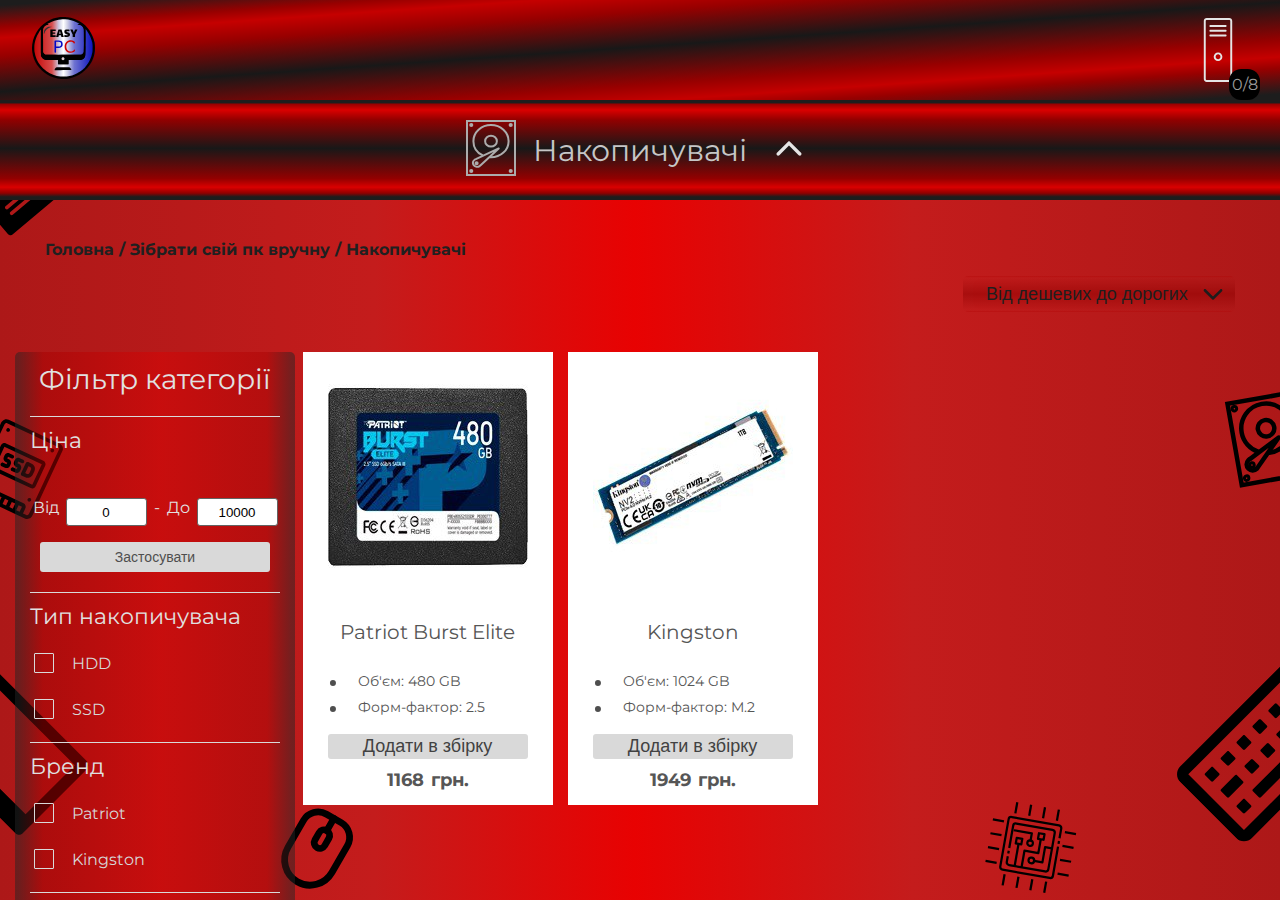
<file: page-mmr-cpc.html>
<!DOCTYPE html>
<html lang="en">
<head>
    <meta charset="UTF-8">
    <meta name="viewport" content="width=device-width, initial-scale=1.0">
    <link href="https://fonts.googleapis.com/css?family=Montserrat:400,700&display=swap" rel="stylesheet">
    <link rel="stylesheet" href="https://cdnjs.cloudflare.com/ajax/libs/font-awesome/5.13.0/css/all.min.css">
    <link rel="stylesheet" href="css/styles3.css">
    <link rel="icon" href="/icons/pc-head.ico" type="image/x-icon">
    <title>Easy PC</title>
</head>
<body>
    <div class="wrapper">
        <header class="header">
            <div class="header__container">
                <div class="to-main-block__w-centr">
                    <div class="logo">
                        <a href="index.html">
                            <img src="icons/logo.svg" alt="logo">
                        </a>
                    </div>
                    <div class="title-to-main">
                        
                    </div>
                </div>
                <div class="space_s"></div>

                <div class="space"></div>
                <div class="fyp-block__w-centr">
                    <div class="fyp">                      
                        <div class="your-pc__fyp-block">
                            <div class="yp__logo">
                                <a href="your-pc.html">
                                    <img src="icons/сase_icon.svg" alt="case_icon">
                                </a>
                                <span>0/8</span>                                
                            </div>                            
                        </div>
                    </div>
                </div>             
            </div>
            
            
        </header>

        <header class="header2">
            <div class="header2__container">
                <div class="category-block">
                    <div class="category-logo">
                        <img src="icons/mmr_icon.svg" alt="mb_icon">
                    </div>
                    <div class="category-lbl">Накопичувачі</div>
                    <button class="category-arrow__button" onclick="rotateArrow()">
                        <img src="icons/arrow-category_icon.svg" alt="arrow-category_icon">
                    </button>
                </div>
            </div>
        </header>

        <header class="header3">
            <div class="header3__container" id="category-items">
               
            </div>
        </header>

        

        <main class="page"> 
            <div class="page__container">

                <div class="bc-sort-page-part">
                    <div class="breadcrumbles-block">
                        <div class="breadcrumbles">
                            <span class="bc-ref">
                                <a href="index.html">Головна</a>
                            </span>
                            <span class="bc-space"> / </span>
                            <span class="bc-ref">
                                <a href="page-mb-cpc.html">Зібрати свій пк вручну</a>
                            </span>
                            <span class="bc-space"> / </span>
                            <span class="bc-ref">
                                <a href="page-mmr-cpc.html">Накопичувачі</a>
                            </span>
                        </div>
                    </div>
                    <div class="sorting-block">
                        <div class="sorting">
                            <div class="select-container">
                                <select class="select-box" name="" id="">
                                    <option value="1">Від дешевих до дорогих</option>
                                    <option value="2">Від дорогих до дешевих</option>                                
                                </select>
                                <div class="icon-sortlist-container">
                                    <img src="icons/sortlist_arrow.svg" alt="sl-icon">
                                </div>
                            </div>
                        </div>                    
                    </div>                   
                </div>

                <div class="сomponents-container">
                    <div class="filter">
                        <span class="filter-title">
                            Фільтр категорії
                        </span>
                        <div class="price-range-container">
                            <div class="filter-separator"></div>
                            <span class="pr-title">
                                Ціна
                            </span>
                            <div class="price-range-textbxs">
                                <span class="pr-title-range">Від</span>
                                <input type="number" class="range-box" value="0">
                                <span class="pr-separator">-</span>
                                <span class="pr-title-range">До</span>
                                <input type="number" class="range-box" value="10000">
                            </div>
                            <div class="aply-button-block">
                                <button class="aply-button" type="button">Застосувати</button>
                            </div>
                        </div>
                        <!-- Checkbox-block-->

                        <div class="checkboxs-container">
                            <div class="filter-separator"></div>

                                <span class="chkbx-title">
                                    Тип накопичувача
                                </span>
                                <!-- Checkbox-cotainer item-->
                                <div class="check-category">
                                    <input type="checkbox" id="check">
                                    <span class="check-title">
                                        <span class="check-title-item">HDD</span>
                                    </span>                                    
                                </div>
                                <!-- Checkbox-cotainer item-->
                                <div class="check-category">
                                    <input type="checkbox" id="check">
                                    <span class="check-title">
                                        <span class="check-title-item">SSD</span>
                                    </span>                                     
                                </div>
                                <!-- Checkbox-cotainer item-->
                                        
                        </div>

                        <div class="checkboxs-container">
                            <div class="filter-separator"></div>

                            <span class="chkbx-title">
                                Бренд
                            </span>
                            <!-- Checkbox-cotainer item-->
                            <div class="check-category">
                                <input type="checkbox" id="check">
                                <span class="check-title">
                                    <span class="check-title-item">Patriot</span>
                                </span>
                            </div>
                            <!-- Checkbox-cotainer item-->
                            <div class="check-category">
                                <input type="checkbox" id="check">
                                <span class="check-title">
                                    <span class="check-title-item">Kingston</span>
                                </span>
                            </div>
                        </div>

                        <div class="checkboxs-container">
                            <div class="filter-separator"></div>

                            <span class="chkbx-title">
                                Ємність
                            </span>
                            <!-- Checkbox-cotainer item-->
                            <div class="check-category">
                                <input type="checkbox" id="check">
                                <span class="check-title">
                                    <span class="check-title-item">480</span>
                                </span>
                            </div>
                            <!-- Checkbox-cotainer item-->
                            <div class="check-category">
                                <input type="checkbox" id="check">
                                <span class="check-title">
                                    <span class="check-title-item">1024</span>
                                </span>
                            </div>
                        </div>

                        <div class="checkboxs-container">
                            <div class="filter-separator"></div>

                            <span class="chkbx-title">
                                Формфактор
                            </span>
                            <!-- Checkbox-cotainer item-->
                            <div class="check-category">
                                <input type="checkbox" id="check">
                                <span class="check-title">
                                    <span class="check-title-item">2.5</span>
                                </span>
                            </div>
                            <!-- Checkbox-cotainer item-->
                            <div class="check-category">
                                <input type="checkbox" id="check">
                                <span class="check-title">
                                    <span class="check-title-item">M.2</span>
                                </span>
                            </div>
                        </div>

                        <div class="checkboxs-container">
                            <div class="filter-separator"></div>

                            <span class="chkbx-title">
                                Шв. запису
                            </span>
                            <!-- Checkbox-cotainer item-->
                            <div class="check-category">
                                <input type="checkbox" id="check">
                                <span class="check-title">
                                    <span class="check-title-item">320</span>
                                </span>
                            </div>
                            <!-- Checkbox-cotainer item-->
                            <div class="check-category">
                                <input type="checkbox" id="check">
                                <span class="check-title">
                                    <span class="check-title-item">2100</span>
                                </span>
                            </div>
                        </div>

                        <div class="checkboxs-container">
                            <div class="filter-separator"></div>

                            <span class="chkbx-title">
                                Шв. читання
                            </span>
                            <!-- Checkbox-cotainer item-->
                            <div class="check-category">
                                <input type="checkbox" id="check">
                                <span class="check-title">
                                    <span class="check-title-item">450</span>
                                </span>
                            </div>
                            <!-- Checkbox-cotainer item-->
                            <div class="check-category">
                                <input type="checkbox" id="check">
                                <span class="check-title">
                                    <span class="check-title-item">3500</span>
                                </span>
                            </div>
                        </div>                
                        <!-- Checkbox-block-->            
                    </div>
                                      
                    <div class="content-block">
                       <div class="product-card">
                            <div class="image-block">
                                <img src="image/ssd/SSD 2.5 480GB Patriot Burst Elite.jpg" alt="">
                            </div>
                            <div class="interactive-product-block">
                                <span class="product-name">Patriot Burst Elite</span>
                                <ul >                                
                                    <li>Об'єм: 480 GB</li>                    
                                    <li>Форм-фактор: 2.5</li>                                                                                                                                           
                                </ul>
                                <button>Додати в збірку</button>
                                <div class="product-price">
                                    <span class="int-price">1168</span>
                                    <span class="uah">грн.</span>
                                </div>
                            </div>
                       </div>
                    
                        <div class="product-card">
                            <div class="image-block">
                                <img src="image/ssd/SSD M.2 1Tb Kingston (SNV2S1000G).jpg" alt="">
                            </div>
                            <div class="interactive-product-block">
                                <span class="product-name">Kingston</span>
                                <ul >
                                    <li>Об'єм: 1024 GB</li>
                                    <li>Форм-фактор: M.2</li>
                                </ul>
                                <button>Додати в збірку</button>
                                <div class="product-price">
                                    <span class="int-price">1949</span>
                                    <span class="uah">грн.</span>
                                </div>
                            </div>  
                           </div>  
                    </div>
                </div>
           </div>
        </main>
        
    </div>
    <script src="js/script.js"></script>
</body>
</html>
</file>
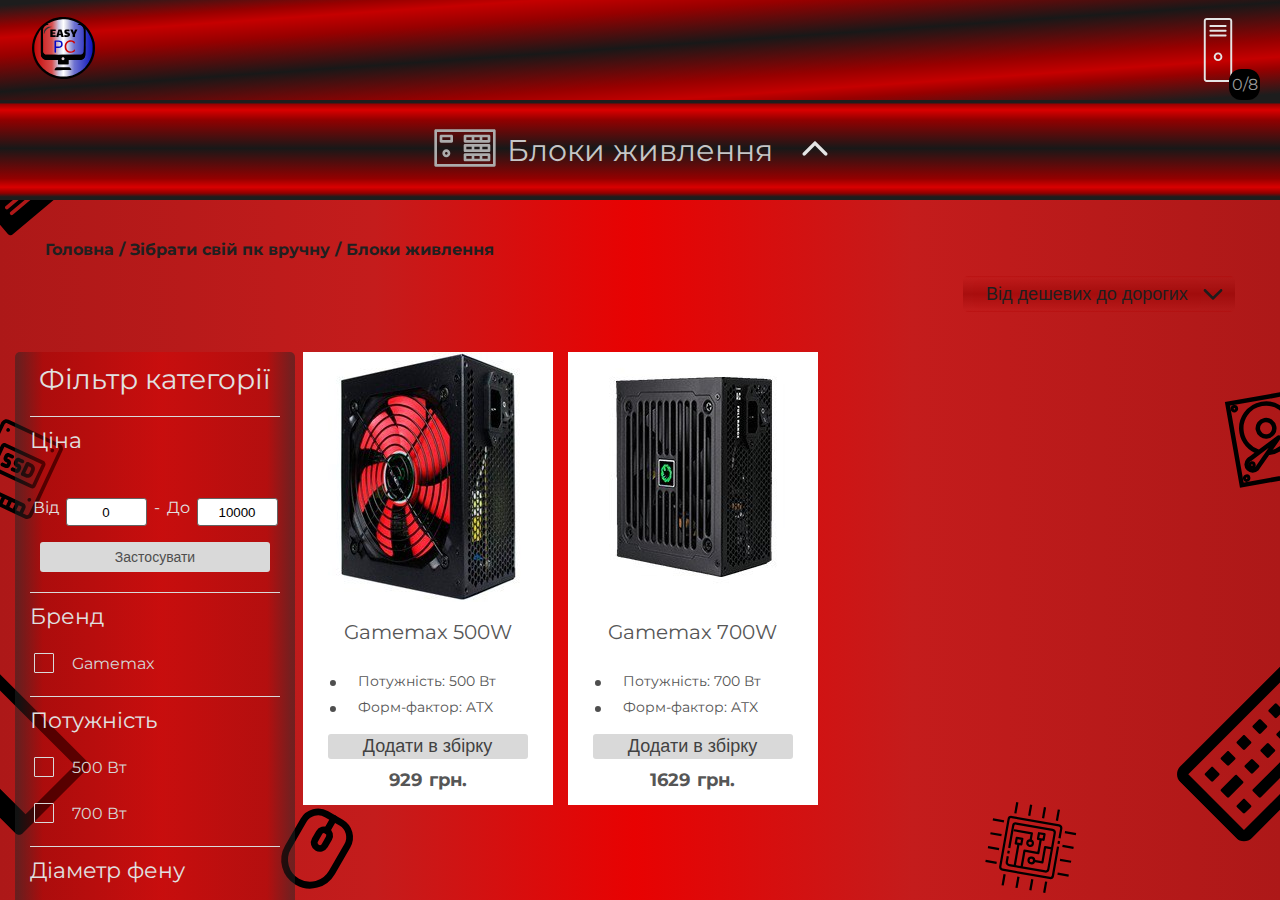
<file: page-ps-cpc.html>
<!DOCTYPE html>
<html lang="en">
<head>
    <meta charset="UTF-8">
    <meta name="viewport" content="width=device-width, initial-scale=1.0">
    <link href="https://fonts.googleapis.com/css?family=Montserrat:400,700&display=swap" rel="stylesheet">
    <link rel="stylesheet" href="https://cdnjs.cloudflare.com/ajax/libs/font-awesome/5.13.0/css/all.min.css">
    <link rel="stylesheet" href="css/styles3.css">
    <link rel="icon" href="/icons/pc-head.ico" type="image/x-icon">
    <title>Easy PC</title>
</head>
<body>
    <div class="wrapper">
        <header class="header">
            <div class="header__container">
                <div class="to-main-block__w-centr">
                    <div class="logo">
                        <a href="index.html">
                            <img src="icons/logo.svg" alt="logo">
                        </a>
                    </div>
                    <div class="title-to-main">
                        
                    </div>
                </div>
                <div class="space_s"></div>

                <div class="space"></div>
                <div class="fyp-block__w-centr">
                    <div class="fyp">                      
                        <div class="your-pc__fyp-block">
                            <div class="yp__logo">
                                <a href="your-pc.html">
                                    <img src="icons/сase_icon.svg" alt="case_icon">
                                </a>
                                <span>0/8</span>                                
                            </div>                            
                        </div>
                    </div>
                </div>             
            </div>
            
            
        </header>

        <header class="header2">
            <div class="header2__container">
                <div class="category-block">
                    <div class="category-logo">
                        <img src="icons/ps_icon.svg" alt="mb_icon">
                    </div>
                    <div class="category-lbl">Блоки живлення</div>
                    <button class="category-arrow__button" onclick="rotateArrow()">
                        <img src="icons/arrow-category_icon.svg" alt="arrow-category_icon">
                    </button>
                </div>
            </div>
        </header>

        <header class="header3">
            <div class="header3__container" id="category-items">
               
            </div>
        </header>


        <main class="page"> 
            <div class="page__container">

                <div class="bc-sort-page-part">
                    <div class="breadcrumbles-block">
                        <div class="breadcrumbles">
                            <span class="bc-ref">
                                <a href="index.html">Головна</a>
                            </span>
                            <span class="bc-space"> / </span>
                            <span class="bc-ref">
                                <a href="page-mb-cpc.html">Зібрати свій пк вручну</a>
                            </span>
                            <span class="bc-space"> / </span>
                            <span class="bc-ref">
                                <a href="page-ps-cpc.html">Блоки живлення</a>
                            </span>
                        </div>
                    </div>
                    <div class="sorting-block">
                        <div class="sorting">
                            <div class="select-container">
                                <select class="select-box" name="" id="">
                                    <option value="1">Від дешевих до дорогих</option>
                                    <option value="2">Від дорогих до дешевих</option>                                
                                </select>
                                <div class="icon-sortlist-container">
                                    <img src="icons/sortlist_arrow.svg" alt="sl-icon">
                                </div>
                            </div>
                        </div>                    
                    </div>                   
                </div>

                <div class="сomponents-container">
                    <div class="filter">
                        <span class="filter-title">
                            Фільтр категорії
                        </span>
                        <div class="price-range-container">
                            <div class="filter-separator"></div>
                            <span class="pr-title">
                                Ціна
                            </span>
                            <div class="price-range-textbxs">
                                <span class="pr-title-range">Від</span>
                                <input type="number" class="range-box" value="0">
                                <span class="pr-separator">-</span>
                                <span class="pr-title-range">До</span>
                                <input type="number" class="range-box" value="10000">
                            </div>
                            <div class="aply-button-block">
                                <button class="aply-button" type="button">Застосувати</button>
                            </div>
                        </div>
                        <div class="checkboxs-container">
                            <div class="filter-separator"></div>

                            <span class="chkbx-title">
                                Бренд
                            </span>
                            <!-- Checkbox-cotainer item-->
                            <div class="check-category">
                                <input type="checkbox" id="check">
                                <span class="check-title">
                                    <span class="check-title-item">Gamemax</span>
                                </span>
                            </div>
                            
                        </div>
                        <!-- Checkbox-block-->
                        <div class="checkboxs-container">
                            <div class="filter-separator"></div>

                            <span class="chkbx-title">
                                Потужність
                            </span>
                            <!-- Checkbox-cotainer item-->
                            <div class="check-category">
                                <input type="checkbox" id="check">
                                <span class="check-title">
                                    <span class="check-title-item">500 Вт </span>
                                </span>
                            </div>
                            <!-- Checkbox-cotainer item-->
                            <div class="check-category">
                                <input type="checkbox" id="check">
                                <span class="check-title">
                                    <span class="check-title-item">700 Вт</span>
                                </span>
                            </div>
                        </div>
                        
                        <div class="checkboxs-container">
                            <div class="filter-separator"></div>

                            <span class="chkbx-title">
                                Діаметр фену
                            </span>
                            <!-- Checkbox-cotainer item-->
                            <div class="check-category">
                                <input type="checkbox" id="check">
                                <span class="check-title">
                                    <span class="check-title-item">120 мм</span>
                                </span>
                            </div>
                            <!-- Checkbox-cotainer item-->
                        </div>

                        <div class="checkboxs-container">
                            <div class="filter-separator"></div>

                            <span class="chkbx-title">
                                Форм-Фактор
                            </span>
                            <!-- Checkbox-cotainer item-->
                            <div class="check-category">
                                <input type="checkbox" id="check">
                                <span class="check-title">
                                    <span class="check-title-item">ATX</span>
                                </span>
                            </div>
                            <!-- Checkbox-cotainer item-->
                        </div>

                        <div class="checkboxs-container">
                            <div class="filter-separator"></div>

                            <span class="chkbx-title">
                                Підключення до відеокарт
                            </span>
                            <!-- Checkbox-cotainer item-->                        
                            <div class="check-category">
                                <input type="checkbox" id="check">
                                <span class="check-title">
                                    <span class="check-title-item">6+2 pin</span>
                                </span>
                            </div>
                            <!-- Checkbox-cotainer item-->
                        </div>

                        
                        <div class="checkboxs-container">
                            <div class="filter-separator"></div>

                            <span class="chkbx-title">
                                Підключення до процесорів
                            </span>
                            <!-- Checkbox-cotainer item-->                        
                            <div class="check-category">
                                <input type="checkbox" id="check">
                                <span class="check-title">
                                    <span class="check-title-item">4+4 pin</span>
                                </span>
                            </div>
                            <!-- Checkbox-cotainer item-->
                        </div>

                        <div class="checkboxs-container">
                            <div class="filter-separator"></div>

                            <span class="chkbx-title">
                                Підключення до материнської плати
                            </span>
                            <!-- Checkbox-cotainer item-->                        
                            <div class="check-category">
                                <input type="checkbox" id="check">
                                <span class="check-title">
                                    <span class="check-title-item">20+4 pin</span>
                                </span>
                            </div>
                            <!-- Checkbox-cotainer item-->
                        </div>
                        <!-- Checkbox-block-->            
                    </div>
                                      
                    <div class="content-block">
                       <div class="product-card">
                            <div class="image-block">
                                <img src="image/ps/Gamemax 500W (GM-500B).jpg" alt="">
                            </div>
                            <div class="interactive-product-block">
                                <span class="product-name">Gamemax 500W</span>
                                <ul >                                
                                    <li>Потужність: 500 Вт</li>                    
                                    <li>Форм-фактор: ATX </li>                                                                                                                                           
                                </ul>
                                <button>Додати в збірку</button>
                                <div class="product-price">
                                    <span class="int-price">929</span>
                                    <span class="uah">грн.</span>
                                </div>
                            </div>
                       </div>
                    
                        <div class="product-card">
                            <div class="image-block">
                                <img src="image/ps/Gamemax 700W (GE-700).jpg" alt="">
                            </div>
                            <div class="interactive-product-block">
                                <span class="product-name">Gamemax 700W</span>
                                <ul >
                                    <li>Потужність: 700 Вт</li>
                                    <li>Форм-фактор: ATX </li>
                                </ul>
                                <button>Додати в збірку</button>
                                <div class="product-price">
                                    <span class="int-price">1629</span>
                                    <span class="uah">грн.</span>
                                </div>
                            </div>  
                        </div>  
                    </div>
                </div>
           </div>
        </main>
        
    </div>
    <script src="js/script.js"></script>
</body>
</html>
</file>
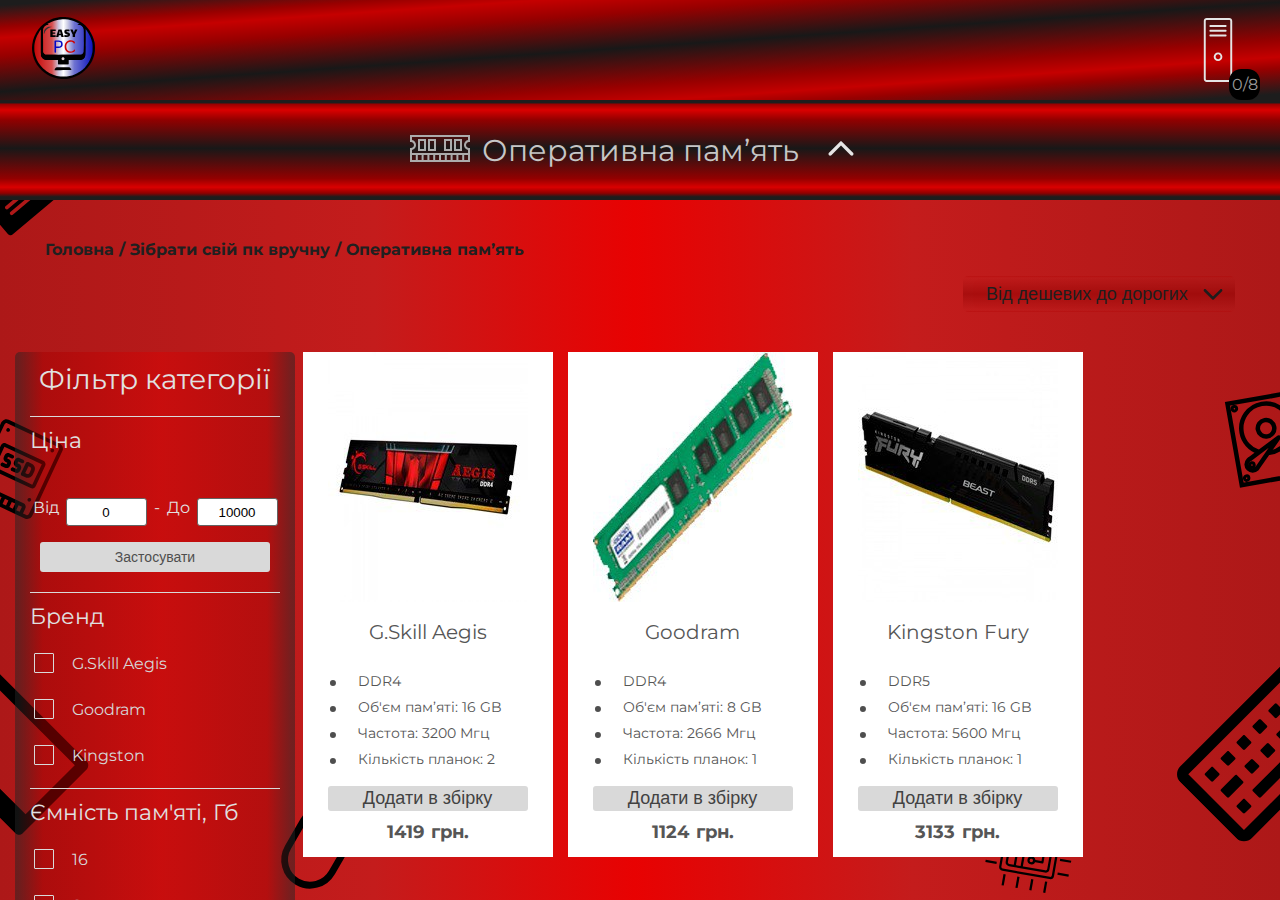
<file: page-ram-cpc.html>
<!DOCTYPE html>
<html lang="en">
<head>
    <meta charset="UTF-8">
    <meta name="viewport" content="width=device-width, initial-scale=1.0">
    <link href="https://fonts.googleapis.com/css?family=Montserrat:400,700&display=swap" rel="stylesheet">
    <link rel="stylesheet" href="css/styles3.css">
    <link rel="icon" href="/icons/pc-head.ico" type="image/x-icon">
    <title>Easy PC</title>
</head>
<body>
    <div class="wrapper">
        <header class="header">
            <div class="header__container">
                <div class="to-main-block__w-centr">
                    <div class="logo">
                        <a href="index.html">
                            <img src="icons/logo.svg" alt="logo">
                        </a>
                    </div>
                    <div class="title-to-main">
                        
                    </div>
                </div>
                <div class="space_s"></div>

                <div class="space"></div>
                <div class="fyp-block__w-centr">
                    <div class="fyp">                      
                        <div class="your-pc__fyp-block">
                            <div class="yp__logo">
                                <a href="your-pc.html">
                                    <img src="icons/сase_icon.svg" alt="case_icon">
                                </a>
                                <span>0/8</span>                                
                            </div>                            
                        </div>
                    </div>
                </div>             
            </div>
            
            
        </header>

        <header class="header2">
            <div class="header2__container">
                <div class="category-block">
                    <div class="category-logo">
                        <img src="icons/ram_icon.svg" alt="mb_icon">
                    </div>
                    <div class="category-lbl">Оперативна пам’ять</div>
                    <button class="category-arrow__button" onclick="rotateArrow()">
                        <img src="icons/arrow-category_icon.svg" alt="arrow-category_icon">
                    </button>
                </div>
            </div>
        </header>

        <header class="header3">
            <div class="header3__container" id="category-items">
               
            </div>
        </header>


        <main class="page"> 
            <div class="page__container">

                <div class="bc-sort-page-part">
                    <div class="breadcrumbles-block">
                        <div class="breadcrumbles">
                            <span class="bc-ref">
                                <a href="index.html">Головна</a>
                            </span>
                            <span class="bc-space"> / </span>
                            <span class="bc-ref">
                                <a href="page-mb-cpc.html">Зібрати свій пк вручну</a>
                            </span>
                            <span class="bc-space"> / </span>
                            <span class="bc-ref">
                                <a href="page-ram-cpc.html">Оперативна пам’ять</a>
                            </span>
                        </div>
                    </div>
                    <div class="sorting-block">
                        <div class="sorting">
                            <div class="select-container">
                                <select class="select-box" name="" id="">
                                    <option value="1">Від дешевих до дорогих</option>
                                    <option value="2">Від дорогих до дешевих</option>                                
                                </select>
                                <div class="icon-sortlist-container">
                                    <img src="icons/sortlist_arrow.svg" alt="sl-icon">
                                </div>
                            </div>
                        </div>                    
                    </div>                   
                </div>

                <div class="сomponents-container">
                    <div class="filter">
                        <span class="filter-title">
                            Фільтр категорії
                        </span>
                        <div class="price-range-container">
                            <div class="filter-separator"></div>
                            <span class="pr-title">
                                Ціна
                            </span>
                            <div class="price-range-textbxs">
                                <span class="pr-title-range">Від</span>
                                <input type="number" class="range-box" value="0">
                                <span class="pr-separator">-</span>
                                <span class="pr-title-range">До</span>
                                <input type="number" class="range-box" value="10000">
                            </div>
                            <div class="aply-button-block">
                                <button class="aply-button" type="button">Застосувати</button>
                            </div>
                        </div>
                        <!-- Checkbox-block-->
                        <div class="checkboxs-container">
                            <div class="filter-separator"></div>

                            <span class="chkbx-title">
                                Бренд
                            </span>
                            <!-- Checkbox-cotainer item-->
                            <div class="check-category">
                                <input type="checkbox" id="check">
                                <span class="check-title">
                                    <span class="check-title-item">G.Skill Aegis</span>
                                </span>
                            </div>
                            <!-- Checkbox-cotainer item-->
                            <div class="check-category">
                                <input type="checkbox" id="check">
                                <span class="check-title">
                                    <span class="check-title-item">Goodram</span>
                                </span>
                            </div>
                            <!-- Checkbox-cotainer item-->
                            <div class="check-category">
                                <input type="checkbox" id="check">
                                <span class="check-title">
                                    <span class="check-title-item">Kingston</span>
                                </span>
                            </div>
                        </div>


                        <div class="checkboxs-container">
                            <div class="filter-separator"></div>

                            <span class="chkbx-title">
                                Ємність пам'яті, Гб
                            </span>
                            <!-- Checkbox-cotainer item-->
                            <div class="check-category">
                                <input type="checkbox" id="check">
                                <span class="check-title">
                                    <span class="check-title-item">16</span>
                                </span>
                            </div>
                            <!-- Checkbox-cotainer item-->
                            <div class="check-category">
                                <input type="checkbox" id="check">
                                <span class="check-title">
                                    <span class="check-title-item">8</span>
                                </span>
                            </div>
                        </div>

                        <div class="checkboxs-container">
                            <div class="filter-separator"></div>

                            <span class="chkbx-title">
                                Частота пам'яті, МГц
                            </span>
                            <!-- Checkbox-cotainer item-->
                            <div class="check-category">
                                <input type="checkbox" id="check">
                                <span class="check-title">
                                    <span class="check-title-item">3200</span>
                                </span>
                            </div>
                            <!-- Checkbox-cotainer item-->
                            <div class="check-category">
                                <input type="checkbox" id="check">
                                <span class="check-title">
                                    <span class="check-title-item">2666</span>
                                </span>
                            </div>
                            <!-- Checkbox-cotainer item-->
                            <div class="check-category">
                                <input type="checkbox" id="check">
                                <span class="check-title">
                                    <span class="check-title-item">5600</span>
                                </span>
                            </div>
                        </div>

                        <div class="checkboxs-container">
                            <div class="filter-separator"></div>

                            <span class="chkbx-title">
                                Тип пам'яті
                            </span>
                            <!-- Checkbox-cotainer item-->
                            <div class="check-category">
                                <input type="checkbox" id="check">
                                <span class="check-title">
                                    <span class="check-title-item">DDR4</span>
                                </span>
                            </div>
                            <!-- Checkbox-cotainer item-->
                            <div class="check-category">
                                <input type="checkbox" id="check">
                                <span class="check-title">
                                    <span class="check-title-item">DDR5</span>
                                </span>
                            </div>
                        </div>

                        <div class="checkboxs-container">
                            <div class="filter-separator"></div>

                            <span class="chkbx-title">
                                Кількість планок
                            </span>
                            <!-- Checkbox-cotainer item-->
                            <div class="check-category">
                                <input type="checkbox" id="check">
                                <span class="check-title">
                                    <span class="check-title-item">1</span>
                                </span>
                            </div>
                            <!-- Checkbox-cotainer item-->
                            <div class="check-category">
                                <input type="checkbox" id="check">
                                <span class="check-title">
                                    <span class="check-title-item">2</span>
                                </span>
                            </div>
                        </div>               
                        <!-- Checkbox-block-->            
                    </div>
                                      
                    <div class="content-block">
                       <div class="product-card">
                            <div class="image-block">
                                <img src="image/ram/16Gb (2x8) DDR8 3200Mhz G.Skill Aegis.jpg" alt="">
                            </div>
                            <div class="interactive-product-block">
                                <span class="product-name">G.Skill Aegis</span>
                                <ul >                                                    
                                    <li>DDR4</li>  
                                    <li>Об'єм пам’яті: 16 GB</li>
                                    <li>Частота: 3200 Мгц</li>
                                    <li>Кількість планок: 2</li>                                                                                                                                                                
                                </ul>
                                <button>Додати в збірку</button>
                                <div class="product-price">
                                    <span class="int-price">1419</span>
                                    <span class="uah">грн.</span>
                                </div>
                            </div>
                       </div>

                       <!--Product-->

                       <div class="product-card">
                        <div class="image-block">
                            <img src="image/ram/8Gb DDR4 2666Mhz Goodram.jpg" alt="">
                        </div>
                        <div class="interactive-product-block">
                            <span class="product-name">Goodram</span>
                            <ul >                                
                                <li>DDR4</li>  
                                <li>Об'єм пам’яті: 8 GB</li>
                                <li>Частота: 2666 Мгц</li>
                                <li>Кількість планок: 1</li>                                                                                               
                            </ul>
                            <button>Додати в збірку</button>
                            <div class="product-price">
                                <span class="int-price">1124</span>
                                <span class="uah">грн.</span>
                            </div>
                        </div>  
                       </div>
                                         
                       <div class="product-card">
                        <div class="image-block">
                            <img src="image/ram/16Gb DDR5 5600Mhz Kingston Fury Beast Black.jpg" alt="">
                        </div>
                        <div class="interactive-product-block">
                            <span class="product-name">Kingston Fury</span>
                            <ul >                                
                                <li>DDR5</li>  
                                <li>Об'єм пам’яті: 16 GB</li>
                                <li>Частота: 5600 Мгц</li>
                                <li>Кількість планок: 1</li>                                                                                              
                            </ul>
                            <button>Додати в збірку</button>
                            <div class="product-price">
                                <span class="int-price">3133</span>
                                <span class="uah">грн.</span>
                            </div>
                        </div>  
                       </div>
                        <!---->
                        
                    </div>
                </div>
           </div>
        </main>
        
    </div>
    <script src="js/script.js"></script>
</body>
</html>
</file>
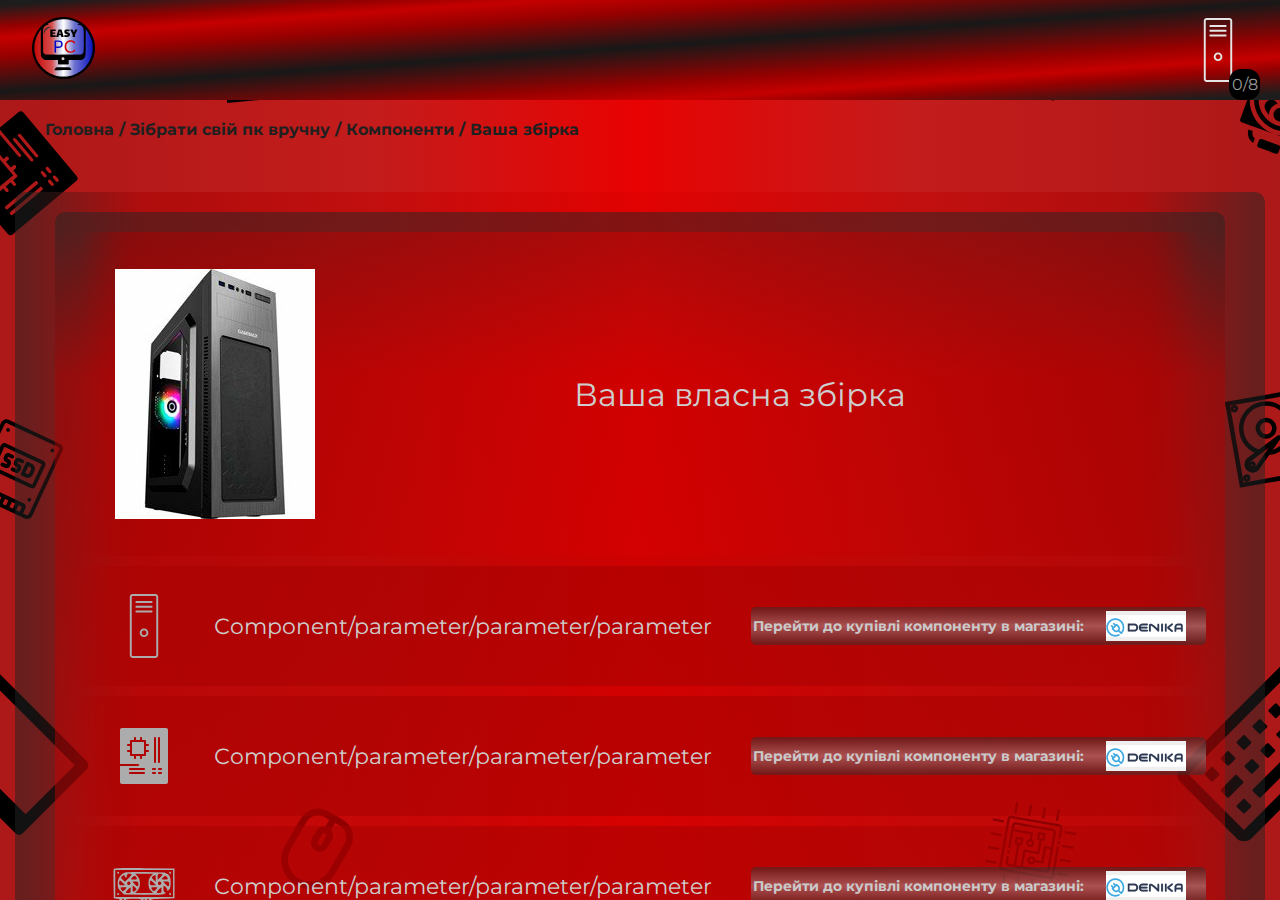
<file: your-pc.html>
<!DOCTYPE html>
<html lang="en">
<head>
    <meta charset="UTF-8">
    <meta name="viewport" content="width=device-width, initial-scale=1.0">
    <link href="https://fonts.googleapis.com/css?family=Montserrat:400,700&display=swap" rel="stylesheet">
    <link rel="stylesheet" href="css/styles3.css">
    <link rel="stylesheet" href="https://cdnjs.cloudflare.com/ajax/libs/font-awesome/5.13.0/css/all.min.css">
    <link rel="icon" href="/icons/pc-head.ico" type="image/x-icon">
    <title>Easy PC</title>
</head>
<body>
    <div class="wrapper">
        <header class="header">
            <div class="header__container">
                <div class="to-main-block__w-centr">
                    <div class="logo">
                        <a href="index.html">
                            <img src="icons/logo.svg" alt="logo">
                        </a>
                    </div>
                    <div class="title-to-main">
                        
                    </div>
                </div>
                <div class="space_s"></div>

                <div class="space"></div>
                <div class="fyp-block__w-centr">

                    <div class="fyp">                      
                        <div class="your-pc__fyp-block">
                            <div class="yp__logo">
                                <a href="">
                                    <img src="icons/сase_icon.svg" alt="case_icon">
                                </a>
                                <span>0/8</span>
                            </div>                            
                        </div>
                    </div>

                </div>             
            </div>
            
            
        </header>


        


        <main class="page"> 
           <div class="page__container">

                <div class="bc-sort-page-part">
                    <div class="breadcrumbles-block">
                        <div class="breadcrumbles">
                            <span class="bc-ref">
                                <a href="index.html">Головна</a>
                            </span>
                            <span class="bc-space"> / </span>
                            <span class="bc-ref">
                                <a href="page-mb-cpc.html">Зібрати свій пк вручну</a>
                            </span>
                            <span class="bc-space"> / </span>
                            <span class="bc-ref">
                                <a href="page-mb-cpc.html">Компоненти</a>
                            </span>
                            <span class="bc-space"> / </span>
                            <span class="bc-ref">
                                <a href="your-pc.html">Ваша збірка</a>
                            </span>
                        </div>
                    </div>                      
                </div>

                <div class="yp-block">
                    <div class="yp-container">

                        <div class="pc-card">
                            <img src="/image/case/Gamemax MT525-2U3TYC-NP.jpg" alt="">                 
                            <span>Ваша власна збірка</span>
                        </div>

                        <!--Component-->
                        <div class="pc-component">
                            <img class="pc-component-img" src="/icons/Case_icon.svg" alt="">
                            <span>Сomponent/parameter/parameter/parameter</span>
                            <div class="shop-contaienr">
                                <span>Перейти до купівлі компоненту в магазині: </span>
                                <button type="button" class="shop"onclick="shopbtn()">                              
                                    <img class="img" src="/image/shops/denika.png" alt="denika">                               
                            </button>                           
                            </div>
                        </div>

                        <div class="pc-component">
                            <img class="pc-component-img" src="/icons/mb_icon.svg" alt="">
                            <span>Сomponent/parameter/parameter/parameter</span>
                            <div class="shop-contaienr">
                                <span>Перейти до купівлі компоненту в магазині: </span>
                                <button type="button" class="shop"onclick="shopbtn()">                              
                                    <img class="img" src="/image/shops/denika.png" alt="denika">                               
                            </button>                             
                            </div>
                        </div>

                        <div class="pc-component">
                            <img class="pc-component-img" src="icons/gpu_icon.svg" alt="">
                            <span>Сomponent/parameter/parameter/parameter</span>
                            <div class="shop-contaienr">
                                <span>Перейти до купівлі компоненту в магазині: </span>
                                <button type="button" class="shop"onclick="shopbtn()">                              
                                    <img class="img" src="/image/shops/denika.png" alt="denika">                               
                            </button>                           
                            </div>
                        </div>

                        <div class="pc-component">
                            <img class="pc-component-img" src="icons/ram_icon.svg" alt="">
                            <span>Сomponent/parameter/parameter/parameter</span>
                            <div class="shop-contaienr">
                                <span>Перейти до купівлі компоненту в магазині: </span>
                                <button type="button" class="shop"onclick="shopbtn()">                              
                                    <img class="img" src="/image/shops/denika.png" alt="denika">                               
                            </button>                             
                            </div>
                        </div>

                        <div class="pc-component">
                            <img class="pc-component-img" src="icons/mmr_icon.svg" alt="">
                            <span>Сomponent/parameter/parameter/parameter</span>
                            <div class="shop-contaienr">
                                <span>Перейти до купівлі компоненту в магазині: </span>
                                <button type="button" class="shop"onclick="shopbtn()">                              
                                    <img class="img" src="/image/shops/denika.png" alt="denika">                               
                            </button>                            
                            </div>
                        </div>

                        <div class="pc-component">
                            <img class="pc-component-img" src="icons/cpu_icon.svg" alt="">
                            <span>Сomponent/parameter/parameter/parameter</span>
                            <div class="shop-contaienr">
                                <span>Перейти до купівлі компоненту в магазині: </span>
                                <button type="button" class="shop"onclick="shopbtn()">                              
                                    <img class="img" src="/image/shops/denika.png" alt="denika">                               
                            </button>                            
                            </div>
                        </div>

                        <div class="pc-component">
                            <img class="pc-component-img" src="icons/ps_icon.svg" alt="">
                            <span>Сomponent/parameter/parameter/parameter</span>
                            <div class="shop-contaienr">
                                <span>Перейти до купівлі компоненту в магазині: </span>
                                <button type="button" class="shop"onclick="shopbtn()">                              
                                    <img class="img" src="/image/shops/denika.png" alt="denika">                               
                            </button>                           
                            </div>
                        </div>

                        <div class="pc-component">
                            <img class="pc-component-img" src="/icons/cool_icon.svg" alt="">
                            <span>Сomponent/parameter/parameter/parameter</span>
                            <div class="shop-contaienr">
                                <span>Перейти до купівлі компоненту в магазині: </span>
                                <button type="button" class="shop"onclick="shopbtn()">                              
                                        <img class="img" src="/image/shops/denika.png" alt="denika">                               
                                </button>                            
                            </div>
                        </div>
                        <!--Component-->

                        <div class="pc-total-price">
                            <span class="total-title">Загальна ціна в магазині</span>
                            <img class="img" src="/image/shops/denika.png" alt="denika">  
                            <span>:</span>
                            <span>10 000</span>
                            <span>грн.</span>
                        </div>
                        <div class="button-back">
                            <button class="to-catalog-btn" type="button" onclick="bckbtn()">Повернутись до компонентів</button>
                        </div>

                   </div> 
                </div>                    
           </div>
        </main>
        
    </div>
    <script src="js/script.js"></script>
</body>
</html>
</file>
<file: css/styles.css>
body {
    background-image: url('../wallpaper/wallpaper1.svg');
    background-size: cover;
    background-position: center;
    background-repeat: no-repeat;
    height: 100vh;
   
    margin: 0;
    padding: 0;
    font-family: "Montserrat";
    font-weight: 400;
    color: #000000;   
}

h1{   
    margin-top: 30px;
    font-weight: 700;
    color: #D2D2D2;
    font: size 50px;
    
}

h2{   
    text-shadow: 0 8px 4px rgba(0, 0, 0, 0.75);
    color: #d0d0d0;  
    font-family: Montserrat;
    font-size: 20px;  
    font-weight: 700;
   
}

.wrapper {
    min-height: 100%;
    display: flex;
    flex-direction: column;
    height: 100vh;
    overflow: clip;
}


[class*="__container"] {
    display: flex;
    max-width: 1310px;
    margin: 0 auto;
    padding: 0px 15px;
}

[class*="__content"]{
    display: flex;
    justify-content: center;
    align-items: center;
    
} 

[class*="__selector"]{
    display: flex;
    justify-content: space-around;
    align-items: center;
    
} 

.page__content{
   
    flex: 1 1 auto;
    overflow: auto;
}

.header{

    background: rgb(5,0,255);
    background: linear-gradient(0deg, #1D1D1D 3.16%, #1D1D1D 3.17%, #28007C 16.87%, #3600AA 22.74%, #28007C 31.55%, #181818 51.62%, #830000 70.23%, #C50000 80.02%, #830000 85.89%, #1D1D1D 97.15%);
    display: flex;
    height: 100px;
    padding-top: 5px f;
    padding-bottom: 5px;
}



.main-content{
    display: flex;
}


.catalog-selector__selector{
    
    border-radius: 20px;
    width: 900px;
    height: 500px;
    display: flex;
    background: rgb(252,252,252);
    background: linear-gradient(90deg, #51000071 0%, #ffffff09 50%, #11007171 100%);
}



.button-cpc__content{
    
    width: 300px;
    height: 300px;
    border-radius: 20px;
    background: linear-gradient(180deg, #a32828 0%, #7D0000 100%);
    flex-direction: column;
    border: none;
    outline: none;
    transition: background-color 0.3s;
    cursor: pointer;
}

.button-cpc__content:hover{
    background: linear-gradient(180deg, #611717 0%, #520000 100%);
}


.button-pc__content{
    
    width: 300px;
    height: 300px;
    border-radius: 20px;
    background: linear-gradient(180deg, #3a2dd0 0%, #00186B 100%); 
    flex-direction: column;
    border: none;
    outline: none;
    transition: background-color 0.3s;
    cursor: pointer;
    
}

.button-pc__content:hover{
    background: linear-gradient(180deg, #191363 0%, #001150 100%); 
}
</file>
<file: css/styles2.css>
body {
    background-image: url('../wallpaper/wallpaper2.svg');
    background-size: cover;
    background-position: center;
    background-repeat: no-repeat;
    height: 100vh;
    margin: 0;
    padding: 0;
    font-family: "Montserrat";
    font-weight: 400;
    color: #000000;
}




h1{
    font-size: 36px;
    background-image: linear-gradient(to right, #DB0808, #0030D8); 
    -webkit-background-clip: text; 
    color: transparent;
}


.wrapper {
    min-height: 100%;
    display: flex;
    flex-direction: column;
    height: 100vh;
    overflow: clip;
}

.header{

    background: linear-gradient(4deg, #1D1D1D 3.16%, #1D1D1D 3.17%, #28007C 16.87%, #3600AA 22.74%, #28007C 31.55%, #181818 51.62%, #28007C 70.23%, #3600AA 80.02%, #28007C 85.89%, #1D1D1D 97.15%);
    display: flex;
    min-height: 90px;
    padding-top: 5px ;
    padding-bottom: 5px;
}

.header__container{
    width: 100%;
    display: flex;
    align-items: center;
    justify-content: space-between;
}

.page___centr{
   
    flex: 1 1 auto;
    overflow: auto;
}


[class*="__container"] {
    display: flex;
    max-width: 1310px;
    margin: 0 auto;
    padding: 0px 15px;
}

[class*="__centr"]{
    display: flex;
    justify-content: center;
    align-items: center;   
}

[class*="__content"]{
    display: flex;
    justify-content: center;
}

.content__content{
    display: flex;
    flex-direction: column;
    justify-content: center;
    width: 720px;
    height: 400px;
    border-radius: 5px;
    background: linear-gradient(180deg, #b6b6b62b 0%, #66666637 100%);
}

.element__content{

    height: 50px;
    padding-top: 25px;
    padding-bottom: 25px;
}


.logo{ 
    
    width: 100px;
}

.space{

    width: 100px;
}

[class*="__button"]{
    background-color: #00000000;
    border: none;  
    outline: none;
}

.button-logo__button{

   
    padding: 10px 10px 10px 10px;
    
}

.title{

       
    
    color: #cacaca;
    font-size: 50px;
    padding: 10px 10px 10px 10px;
    font-weight: 700;
    
    
}

.title2{

    color: rgb(210, 210, 210);
    font-family: Montserrat;
    font-size: 40px;
    font-style: normal;
    font-weight: 400;
    
}


.back-button__content{
    width: 500px;
    height: 100px;
    background: linear-gradient(180deg, #f3f2f278 0%, #c2c2c27b 100%);
    border-radius: 10px;
    transition: background-color 1s;
    cursor: pointer;
}

.back-button__content:hover{
    background: linear-gradient(180deg,#292929 0%,  #1b1b1b 50%, #292929 100%);
}




.button__button{
    cursor: pointer;
}


.space-content{
    height: 100px;
    width: auto;
}
</file>
<file: css/styles3.css>
body {
    background-image: url('../wallpaper/wallpaper3.svg');
    background-size: cover;
    background-position: center;
    background-repeat: no-repeat;
    height: 100vh;
    margin: 0;
    padding: 0;
    font-family: "Montserrat";
    font-weight: 400;
    color: #000000;
    
}

a{
    text-decoration: none; 
    color: inherit; 
    cursor: pointer;
}

.category-menu ul{
    list-style-type: none;
    margin: 0px 0px 0px 0px;
    margin-block-start: 0em;
    margin-block-end: 0em;
    margin-inline-start: 0px;
    margin-inline-end: 0px;
    padding-inline-start: 0px;
}



button{
    padding-block: 0px;
    padding-inline: 0px;
}

.wrapper {
    min-height: 100%;
    display: flex;
    flex-direction: column;
    height: 100vh;
    overflow: clip;
}

[class*="__container"] {
    display: flex;
    max-width: 1310px;
    margin: 0 auto;
    padding: 0px 15px;
}


[class*="__w-centr"] {
    display: flex;
    justify-content: center;
    align-items: center;
}

.header{

    background: linear-gradient(-4deg, #1D1D1D 3.16%, #1D1D1D 3.17%, #970000 16.87%, #C50000 22.74%, #970000 31.55%, #181818 51.62%, #970000 70.23%, #C50000 80.02%, #970000 85.89%, #1D1D1D 97.15%);
    display: flex;
    justify-content: center;
    align-items: center;
    height: 100px; 
}

.header2{
    background: linear-gradient(0deg, #1D1D1D 3.16%, #920000 6.87%, #da0000 12.74%, #920000 21.55%, #181818 51.62%, #920000 80.23%, #da0000 90.02%, #970000 95.89%, #1D1D1D 97.15%);
    display: flex;
    justify-content: center;
    align-items: center;
    height: 100px; 
    
}

.header2__container{
    height: 100px; 
}


.header3{
    margin-top: 20px;     
    display: flex;
    justify-content: center;
    align-items: center;
    height: auto; 
    
    transition: opacity 0.5s ease;
    
}

.header3__container{
    display: flex;
    align-items: center;
    height: auto; 
}




.page{
    
    flex: 1 1 auto;
    overflow: auto;
}

.page::-webkit-scrollbar{
    width: 0;
}

.page__container{
    justify-content: center;
    flex-direction: column;
    width: auto;
    height: auto;
    margin-top: 20px;
    margin-bottom: 70px ;
}



/* ---------- To main block---------- */

.to-main-block__w-centr{
    width: 425px;
    height: auto;
}

.logo{
    
    padding-right: 30px;
    padding-left: 30px;
    width: auto ;
    height: auto ;
}

.title-to-main{
    padding: 0px 5px 0px 5px;
    font-weight: 400;
    color: #E5E5E5;
    font-size: 38px;
    text-align: center;
    display: flex;
    justify-content: center;
    align-items: center;
    width: 290px;
    height: auto;
}

/* ---------- To main block---------- */



.search-textbox{
    background-color: #d9d9d9;
    width: 410px;
    height: 40px;
}

.search-button__w-centr{
    background-color: #9B9B9B;
    width: 70px;
    height: 40px;
}

.btn-search__w-centr{
    background: #00000000; 
    border: none;
    color: inherit;
    cursor: pointer; 
    height: auto ;
    width: auto ;
}    

.space{
    width: 45px;
    height: auto;
}

.fyp-block__w-centr{ 
    height: auto;
    width: 260px;
}

.fyp{
    display: flex;
    justify-content: flex-end;
    padding: 30px 0px 30px 0px;
    width: 200px;
    height: auto;
}

.yp__logo{
    position: relative;
}

.yp__logo span{
    padding: 2%;
    position: absolute;
    justify-content: center;
    align-items: center;
    color: #9B9B9B;
    background-color: #000000;
    display: flex;
    width: 28px;
    height: 28px;
    border-radius: 40%;
    top: 80%;
    right: -10px;
}

[class*="__fyp-block"] {
    display: flex;
    flex-direction: column;
    justify-content: flex-end;
}

[class*="__logo"] {
    width: 64px;
    height: 64px;   
}

.favorites__fyp-block{  
    width: 75px;
    height: auto;   
}

.space_s{
    width: 550px;
    height: auto;
}

.category-block{    
    display: flex;
    justify-content: center;
    align-items: center;
    height: auto;
    width: auto;
}

.category-logo{
    width: 64px;
    height: auto;
}

.category-lbl{ 
    padding-left: 10px;
    padding-right: 10px;
    color: #c6c6c6;
    font-size: 30px;
    font-weight: 400;
    line-height: normal;
    display: flex;
    align-items: center;
    justify-content: center;
    width: auto;
    height: auto;
}

[class*="__button"]{
    background-color: #00000000;
    border: none;  
    outline: none;
}

.category-arrow__button{
    width: 64px;
    transition: transform 0.2s ease;
    cursor: pointer;
}

.category-arrow__button.rotate{
    transform: rotateX(180deg);
}

.hiden-categories-list{
    z-index: 2;
    width: auto;
    height: auto;
    background-color: #00000079;
}

.hiden-categories-list2{
    z-index: 1;
    display: flex;
    justify-content: center;
    width: 1280px;
    height: 100px;

}

.category-menu{
    display: flex;
    justify-content: center;
    flex-direction: column;
    align-items: center;
    background-color: #0000006e;
    border-radius: 10px;
    width: 806px ;
    height: 70px;
}


.сategory-menu-list-group{
    margin-top: 10px;
    display: flex;
    width: auto;
    height: 50%;
    
}

.сategory-menu-list-group2{
    display: flex;
    width: auto;
    height: 50%;
    
}


[class*="__current-item"] {
    color: #d2d2d2;
    text-decoration-line: underline;
    width: 188px ;
    height: 20px;
    text-align: center;
}


.category-item{
    justify-content: center;
    width: 188px ;
    height: 20px;
    color: #d2d2d2;
    text-align: center;
    font-size: 17px;
    font-weight: 400;
    transition: color 0.5s ease;
}

.category-item:hover{
    color: #fafafa;
}

.category-item__current-item{
    transition: color 0.5s ease;
}

.category-item__current-item:hover{
    color: #fafafa;
}

.bc-sort-page-part{
    display: flex;
    flex-direction: column;
    justify-content: space-between;
    width: auto;
    height: 72px;
}

.breadcrumbles-block{
    display: block;
}

.breadcrumbles{
    display: flex;
    justify-content: flex-start;
    padding-left: 30px;
    font-size: 16px;
    font-weight: 700;
    color: #202020;

}

.sorting-block{
    display: block;
}

.sorting{
    display: flex;
    justify-content: flex-end;
    padding-right: 30px;
}

.bc-ref{
    transition: color 0.3s ease;
}

.bc-ref:hover{
    color: #fafafa;
}

.bc-space{
    padding-left: 5px ;
    padding-right: 5px;
}


.select-box{
    border: none;
    width: 228px;
    height: 30px;
    text-align: center;
    padding: 0px 0px 0px 0px;
    font-size: 18px;
    border-radius: 5px;
    appearance: none;
    color: #1f1f1f;
    background-color: rgba(255, 4, 4, 0.003)
    
}

.select-container {
    border-radius: 5px;
    justify-content: center;
    align-items: center;
    background: linear-gradient(0deg, #b0000052 1%,  #7a000000 5%,  #8e00007b 50%,#24242400 95%, #b0000052 99%);
    width: 272px;
    height: 36px;
    display: flex;
}

.icon-sortlist-container{
    
    width: 24px;
    height:24px ;
}

.сomponents-container{
    margin-top: 20px;
    padding-top: 20px;
    display: flex;
    height: auto;
    width: auto;
}

.filter{
    text-align: center;
    background: linear-gradient(90deg, #2424247f 1%, #a800007f 10%,  #da00007b 52%, #a8000071 90%, #2424247f 99%);
    border-radius: 5px;
    width: 280px;
    height: auto;
    display: flex;
    flex-direction: column;
    align-items: center;
    padding-top: 10px;
    
}

.filter .filter-title{   
    display: flex;
    justify-content: center;
    align-items: center;
    width: 250px;
    height: auto;
    font-size: 28px;
    color: #E1E1E1;
    font-weight: 400;
}

.price-range-container{
    display: flex;
    flex-direction: column;
    margin-top: 20px;
    width: 250px;
    height: auto;
    background-color: #ff000000;
}

.filter-separator{
    width: 250px;
    height: 1px;
    padding: 0px 0px 0px 0px;
    background-color: #d9d9d9;
}

.pr-title{
    display: flex;
    justify-content: flex-start;
    margin-top: 10px;
    width: 250px;
    height: auto;
    color:#E1E1E1;
    font-size: 22px;
}

.price-range-textbxs{
    padding-top: 22px;
    margin-top: 22px;
    width: 250px;
    height: 24px;
    display: flex;
    justify-content: center;
}

.price-range-textbxs .pr-title-range{
    
    width: auto;
    height: auto;
    margin-right: 7px;
    color: #e1e1e1;
    font-size: 16px;
}

.price-range-textbxs .pr-separator{
    margin-right: 6px;
    margin-left: 6px;
    color: #e1e1e1;
    height: 100%;
    width: 8px;
}

.price-range-textbxs .range-box{
    text-align: center;
    width: 75px;
    height: 100%;
    outline: none;
    border-radius: 3px;
    border: 1px solid #636363;
}

input[type="number"]::-webkit-outer-spin-button,
input[type="number"]::-webkit-inner-spin-button{
    -webkit-appearance: none;
}

.aply-button-block{
    padding-top: 10px;
    margin-top: 10px;
    padding-bottom: 10px;
    display: flex;
    justify-content: center;
}

.aply-button{
    border: none;
    padding: 0;
    cursor: pointer;
    width: 92%;
    height: 30px;
    border-radius: 3px;
    background-color: #d9D9D9;
    color: #4E4E4E;
    text-align: center;
    font-size: 14px;
    transition: background-color 0.3s ease;
}

.aply-button:hover{
    background-color: #470000;
    color: #d9D9D9;
}

.checkboxs-container{
    margin-top: 10px;
    margin-bottom: 10px;
    display: flex;
    flex-direction: column;
    width: 250px;
    height: auto;
    background-color: rgba(255, 0, 0, 0);
}

.chkbx-title{
    display: flex;
    justify-content: flex-start;
    margin-top: 10px;
    width: 250px;
    text-align: start;
    height: auto;
    color:#E1E1E1;
    font-size: 22px;
}

.check-category{
    display: flex;
    justify-content: flex-start;
    padding-top: 20px;
    width: 212px;
    height: auto;
}

input[type=checkbox]{
    display: flex;
    justify-content: center;
    align-items: center;
    appearance: none;
    -webkit-appearance: none;
    width: 20px;
    height: 20px;
    background-color: #fafafa00;
    border-radius: 1px;
    cursor: pointer;
    border: 1px solid#D9D9D9;
    outline: none;
}

input[type=checkbox]:checked{
    background-color: #D9D9D9;
}

input[type=checkbox]::after{
    
    color: rgb(155, 0, 0);
    border-radius: 3px;
    border: 1px solid#D9D9D9;
    font-family: "Font Awesome 5 Free";
    font-weight: 900;
    content: "\f00c";
    font-size: 17px;
    display: none;
}

input[type=checkbox]:checked:after{
    display: block;
}


.check-title-item{
    color: #D6D6D6;
    font-size: 16px;
}

.check-title{
    width: auto;
    height: auto;
    padding-left: 15px;
    display: flex;
    justify-content: center;
    align-items: center;
}

.content-block{
    width: auto;
    height: auto;
    display: flex;
    flex-wrap: wrap;
    
    
}

.product-card{
    margin: 0px 7.5px 0px 7.5px;
    display: flex;
    flex-direction: column;
}

.image-block {
    background-color: rgb(255, 255, 255);
    display: flex;
    justify-content: center;
    align-items: center;
    width: auto;
    height: auto;  
} 

.image-block img{
    width: 200px;
    height: 250px;
}

.interactive-product-block{
    width: 250px;
    height: auto;
    display: flex;
    flex-direction: column;
    justify-content: center;
    align-items: center;
    background-color: #ffffff;
}

.product-name{
    padding-top: 10px;
    margin-top: 8px;
    display: flex;
    text-align: center;
    color: #565656;
    font-size: 20px;
}

.interactive-product-block ul{
    list-style-image: url("/icons/list-mark.svg");
    margin-top: 10px;
    margin-bottom: 0px;
    padding: 10px 40px 18px 40px;
    width: 170px;
    height: auto; 
}

.interactive-product-block li{
    text-indent: 15px;
    color: #565656;
    font-size: 14px;
    padding: 8px 0px 0px 0px;
}

.interactive-product-block button{
    border: 0;
    background-color: #D9D9D9;
    cursor: pointer;
    color: #424242;
    font-size: 18px;
    border-radius: 3px;
    text-align: center;
    width: 200px;
    height: 25px;
    margin: 0px 0px 10px 0px;
    transition: background-color 0.3s ease;
}

.interactive-product-block button:hover{
    color: #D9D9D9;
    background-color: #470000;
}

.product-price{
    justify-content: center;
    display: flex;
    width: auto;
    height: auto;
    font-weight: 700;
    padding-bottom: 14px;
}

.int-price{
    width: auto;
    height: auto;
    color: #565656;
    font-size: 18px;
}

.uah{
    margin-left: 7px;
    width: auto;
    height: auto;
    font-weight: 700;
    color: #565656;
    font-size: 18px;
}

/*Your-pc-elements-style*/

.yp-block{
    width: auto;
    height: auto;
    padding: 20px 40px 20px 40px;
    background: linear-gradient(90deg, #2424247f 1%, #a800007f 10%,  #da00007b 50%, #a8000071 90%, #2424247f 99%);
    border-radius: 10px;
}

.yp-container{
    display: flex;
    flex-direction: column;
    width: auto;
    height: auto;
    padding: 20px 5px 20px 5px;
    border-radius: 10px;
    background: linear-gradient(0deg, #2424247f 1%, #a800007f 10%,  #da00007b 50%, #a8000071 90%, #2424247f 99%);
}

.pc-card{
    border-radius: 10px;
    align-items: center;
    display: flex;
    justify-content: center;
    margin: 0px 10px 0px 10px;
    width: auto;
    height: auto;
    background: linear-gradient(90deg, rgba(211, 211, 211, 0) 1%, #a800007f 5%,  #da00007b 50%, #a8000071 95%, rgba(211, 211, 211, 0) 99%);
}

.pc-card img{
    margin: 37px 0px 37px 0px;   
    width: 200px;
    height: 250px;
}

.pc-card span{
    display: block;
    text-align: center;
    width: 850px;
    height: auto;
    color: #cecece;
    font-size: 32px;
}


.pc-component{
    margin-top: 10px;
    border-radius: 5px;
    display: flex;
    align-items: center;
    justify-content: center;
    width: auto;
    height: 120px;
    background: linear-gradient(90deg, rgba(211, 211, 211, 0) 1%, #a800007f 5%,  #9e00007b 50%, #a8000071 95%, rgba(211, 211, 211, 0) 99%);
}


.pc-component-img{
    width: 64px;
    height: 64px;
    padding: 0px 38px 0px 38px;
}

.pc-component span{
    padding: 5px 39px 5px 0px;
    color: #cecece;
    font-size: 22px;
    text-align: center;
    width: auto;
    height: auto;
}

.shop-contaienr{
    border-radius: 5px;
    display: flex;
    align-items: center;
    width: auto;
    height: auto;
    background: linear-gradient(0deg, rgba(56, 56, 56, 0.442) 1%, #2d2d2d7f 2%,  #a3a3a37b 50%, #2d2d2d7f 98%, rgba(56, 56, 56, 0.442) 100%);
}

.shop-contaienr span{
    font-weight: 700;
    color: #cacaca;
    font-size: 14px;
    padding: 5px 22px 5px 2px;
}

.shop-contaienr .shop{
    border-style: none;
    cursor: pointer;
    display: flex;
    align-items: center;
    justify-content: center;
    width: auto;
    height: auto;
    margin: 4px 0px 4px 0px;
    margin-right: 20px;
}

.shop .img{
    width: 80px;
    height: 30px;
}

.pc-total-price{
    margin: 46px 0px 0px 40px;
    display: flex;
    align-items: center;
    width: auto;
    height: auto;
    padding: 0px 0px 0px 3px;
}

.pc-total-price .total-title{
    width: auto;
    height: auto;
    margin: 0px 32px 0px 0px;
    color:  #cecece;
    font-size: 24px;
}

.pc-total-price img{
    width: 80px;
    height: 30px;
    margin-right: 10px;
}

.pc-total-price span{
    font-size: 30px;
    color: #cecece;
    width: auto;
    height: auto;
    margin-right: 5px;
}

.button-back{
    width: auto;
    height: auto;
    display: flex;
    justify-content: center;
    margin-top: 50px;
}

.to-catalog-btn{
    border-radius: 10px;
    border-style: none;
    cursor: pointer;
    background: linear-gradient(0deg, rgba(56, 56, 56, 0.463) 1%, #2d2d2d7c 5%,  #d5d5d5 50%, #dadada 95%, rgb(209, 209, 209) 100%);
    width: 500px;
    height: 100px;
    text-align: center;
    font-weight: 700;
    color: #1e1e1e;
    font-size: 28px;
    transition: background 0.5s ease;
}

.to-catalog-btn:hover{
    background: linear-gradient(0deg, rgba(169, 169, 169, 0.463) 1%, rgba(154, 154, 154, 0.486) 5%,  #2f2f2f 50%, #232323 95%, rgb(31, 31, 31) 100%);
    color: #D9D9D9;
}


/*Your-pc-elements-style*/
</file>
